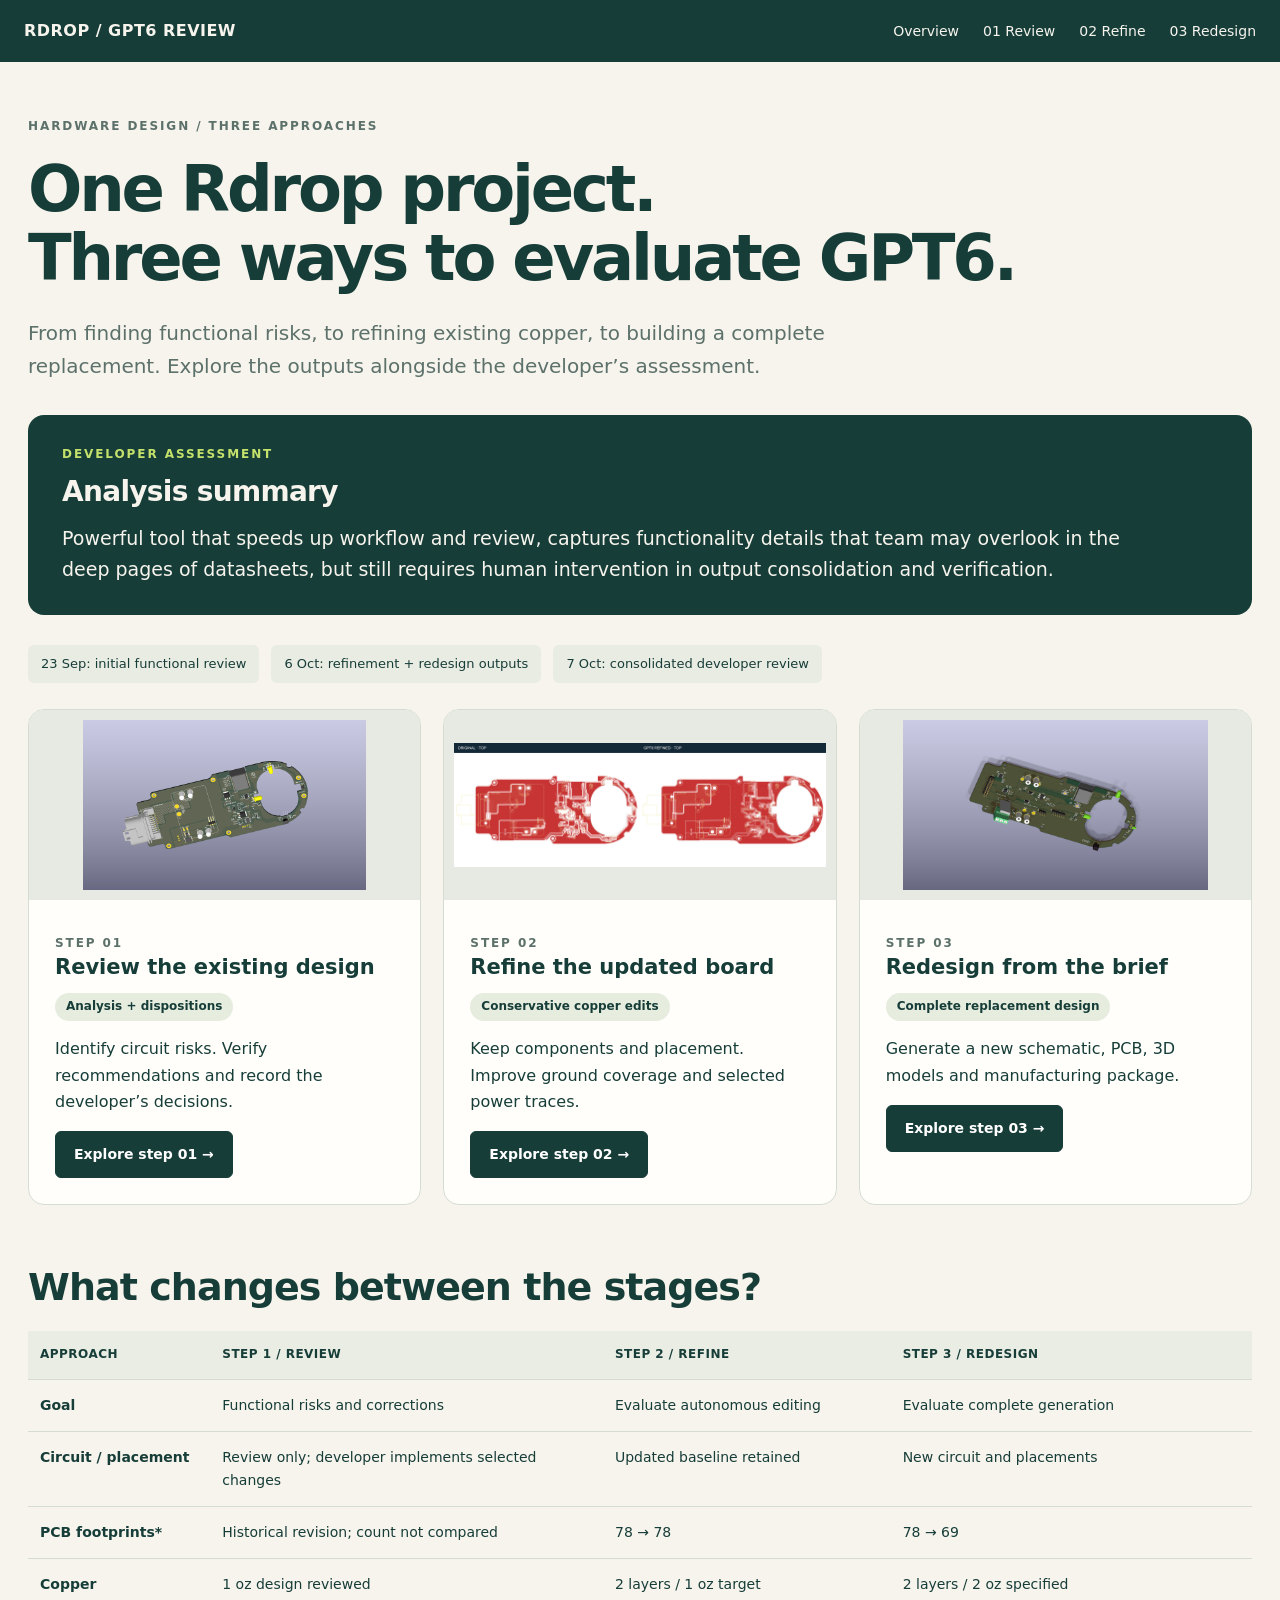
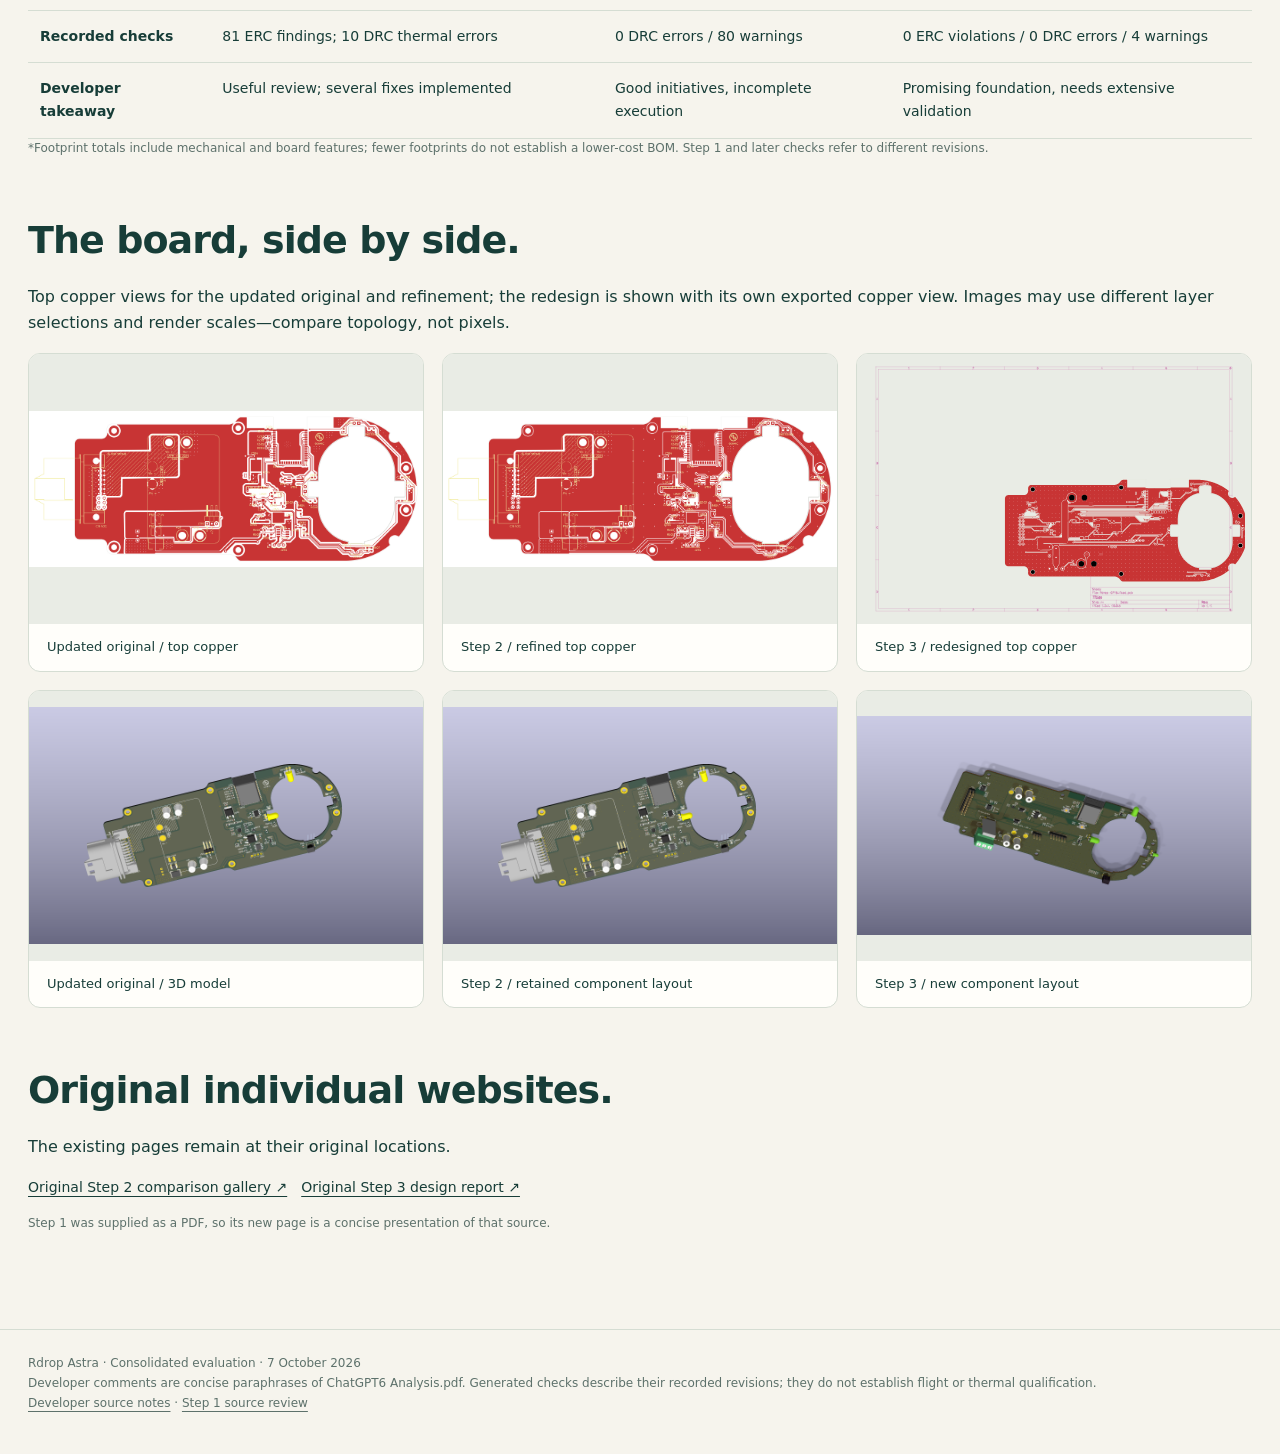
<file: index.html>
<!doctype html><html lang="en"><head><meta charset="utf-8"><meta name="viewport" content="width=device-width,initial-scale=1"><title>Three-stage evaluation | Rdrop Astra</title><meta name="description" content="Three stages of Rdrop PCB evaluation, with developer review, visual comparisons and downloadable evidence."><link rel="stylesheet" href="assets/site.css"><!-- Teams preview metadata --><meta property="og:type" content="website"><meta property="og:site_name" content="Rdrop Astra"><meta property="og:title" content="Rdrop Astra — Three-stage GPT6 evaluation"><meta property="og:description" content="Compare three PCB design approaches with developer feedback, layout and 3D images, and downloadable project evidence."><meta property="og:image" content="https://amirahib-aonic.github.io/Rdrop-Astra-Analysis/assets/teams-preview.png"><meta property="og:image:width" content="1200"><meta property="og:image:height" content="630"><meta property="og:image:alt" content="Three Rdrop board models: functional review, refinement and redesign"><meta property="og:url" content="https://amirahib-aonic.github.io/Rdrop-Astra-Analysis/index.html"><link rel="canonical" href="https://amirahib-aonic.github.io/Rdrop-Astra-Analysis/index.html"><!-- End Teams preview metadata --></head><body><header><a class="brand" href="index.html">RDROP / GPT6 REVIEW</a><nav aria-label="Main"><a href="index.html">Overview</a><a href="step-1.html">01 Review</a><a href="step-2.html">02 Refine</a><a href="step-3.html">03 Redesign</a></nav></header><main><div class="eyebrow">Hardware design / Three approaches</div><h1>One Rdrop project.<br>Three ways to evaluate GPT6.</h1><p class="lead">From finding functional risks, to refining existing copper, to building a complete replacement. Explore the outputs alongside the developer’s assessment.</p><section aria-labelledby="analysis-summary-title" style="margin:32px 0 30px;padding:30px 34px;background:#173d38;color:#f6f4ed;border-radius:16px"><div class="eyebrow" style="color:#c4e26b">Developer assessment</div><h2 id="analysis-summary-title" style="margin:10px 0 14px;font-size:28px">Analysis summary</h2><p style="margin:0;max-width:1060px;font-size:19px;line-height:1.65">Powerful tool that speeds up workflow and review, captures functionality details that team may overlook in the deep pages of datasheets, but still requires human intervention in output consolidation and verification.</p></section><div class="timeline"><span>23 Sep: initial functional review</span><span>6 Oct: refinement + redesign outputs</span><span>7 Oct: consolidated developer review</span></div><div class="grid3"><article class="card"><a href="step-1.html"><img src="assets/original-3d.png" alt="Step 01: Review the existing design"></a><div class="content"><div class="eyebrow">Step 01</div><h3>Review the existing design</h3><span class="pill">Analysis + dispositions</span><p style="margin-top:15px">Identify circuit risks. Verify recommendations and record the developer’s decisions.</p><a class="button" href="step-1.html">Explore step 01 →</a></div></article><article class="card"><a href="step-2.html"><img src="assets/comparison-top.png" alt="Step 02: Refine the updated board"></a><div class="content"><div class="eyebrow">Step 02</div><h3>Refine the updated board</h3><span class="pill">Conservative copper edits</span><p style="margin-top:15px">Keep components and placement. Improve ground coverage and selected power traces.</p><a class="button" href="step-2.html">Explore step 02 →</a></div></article><article class="card"><a href="step-3.html"><img src="assets/new-3d.png" alt="Step 03: Redesign from the brief"></a><div class="content"><div class="eyebrow">Step 03</div><h3>Redesign from the brief</h3><span class="pill">Complete replacement design</span><p style="margin-top:15px">Generate a new schematic, PCB, 3D models and manufacturing package.</p><a class="button" href="step-3.html">Explore step 03 →</a></div></article></div><section><h2>What changes between the stages?</h2><div class="table-wrap"><table><thead><tr><th>Approach</th><th>Step 1 / Review</th><th>Step 2 / Refine</th><th>Step 3 / Redesign</th></tr></thead><tbody><tr><td>Goal</td><td>Functional risks and corrections</td><td>Evaluate autonomous editing</td><td>Evaluate complete generation</td></tr><tr><td>Circuit / placement</td><td>Review only; developer implements selected changes</td><td>Updated baseline retained</td><td>New circuit and placements</td></tr><tr><td>PCB footprints*</td><td>Historical revision; count not compared</td><td>78 → 78</td><td>78 → 69</td></tr><tr><td>Copper</td><td>1 oz design reviewed</td><td>2 layers / 1 oz target</td><td>2 layers / 2 oz specified</td></tr><tr><td>Recorded checks</td><td>81 ERC findings; 10 DRC thermal errors</td><td>0 DRC errors / 80 warnings</td><td>0 ERC violations / 0 DRC errors / 4 warnings</td></tr><tr><td>Developer takeaway</td><td>Useful review; several fixes implemented</td><td>Good initiatives, incomplete execution</td><td>Promising foundation, needs extensive validation</td></tr></tbody></table></div><p class="tiny">*Footprint totals include mechanical and board features; fewer footprints do not establish a lower-cost BOM. Step 1 and later checks refer to different revisions.</p></section><section><h2>The board, side by side.</h2><p>Top copper views for the updated original and refinement; the redesign is shown with its own exported copper view. Images may use different layer selections and render scales—compare topology, not pixels.</p><div class="gallery three"><figure class=""><a href="assets/original-top.png" target="_blank" rel="noopener" aria-label="Open full-size image: Updated original / top copper"><img loading="lazy" src="assets/original-top.png" alt="Updated original / top copper"></a><figcaption>Updated original / top copper</figcaption></figure><figure class=""><a href="assets/refined-top.png" target="_blank" rel="noopener" aria-label="Open full-size image: Step 2 / refined top copper"><img loading="lazy" src="assets/refined-top.png" alt="Step 2 / refined top copper"></a><figcaption>Step 2 / refined top copper</figcaption></figure><figure class=""><a href="assets/new-copper.svg" target="_blank" rel="noopener" aria-label="Open full-size image: Step 3 / redesigned top copper"><img loading="lazy" src="assets/new-copper.svg" alt="Step 3 / redesigned top copper"></a><figcaption>Step 3 / redesigned top copper</figcaption></figure></div><div class="gallery three" style="margin-top:18px"><figure class=""><a href="assets/original-3d.png" target="_blank" rel="noopener" aria-label="Open full-size image: Updated original / 3D model"><img loading="lazy" src="assets/original-3d.png" alt="Updated original / 3D model"></a><figcaption>Updated original / 3D model</figcaption></figure><figure class=""><a href="assets/refined-3d.png" target="_blank" rel="noopener" aria-label="Open full-size image: Step 2 / retained component layout"><img loading="lazy" src="assets/refined-3d.png" alt="Step 2 / retained component layout"></a><figcaption>Step 2 / retained component layout</figcaption></figure><figure class=""><a href="assets/new-3d.png" target="_blank" rel="noopener" aria-label="Open full-size image: Step 3 / new component layout"><img loading="lazy" src="assets/new-3d.png" alt="Step 3 / new component layout"></a><figcaption>Step 3 / new component layout</figcaption></figure></div></section><section><h2>Original individual websites.</h2><p>The existing pages remain at their original locations.</p><div class="source-links"><a href="GPT6%20Refined/Comparison/comparison.html">Original Step 2 comparison gallery ↗</a><a href="GPT6%20New/Report/index.html">Original Step 3 design report ↗</a></div><p class="tiny" style="margin-top:14px">Step 1 was supplied as a PDF, so its new page is a concise presentation of that source.</p></section></main><footer>Rdrop Astra · Consolidated evaluation · 7 October 2026<br>Developer comments are concise paraphrases of ChatGPT6 Analysis.pdf. Generated checks describe their recorded revisions; they do not establish flight or thermal qualification.<br><a href="sources/ChatGPT6%20Analysis.pdf">Developer source notes</a> · <a href="sources/Step%201%20READ_ME_REVIEW.pdf">Step 1 source review</a></footer><script src="assets/site.js"></script></body></html>
</file>
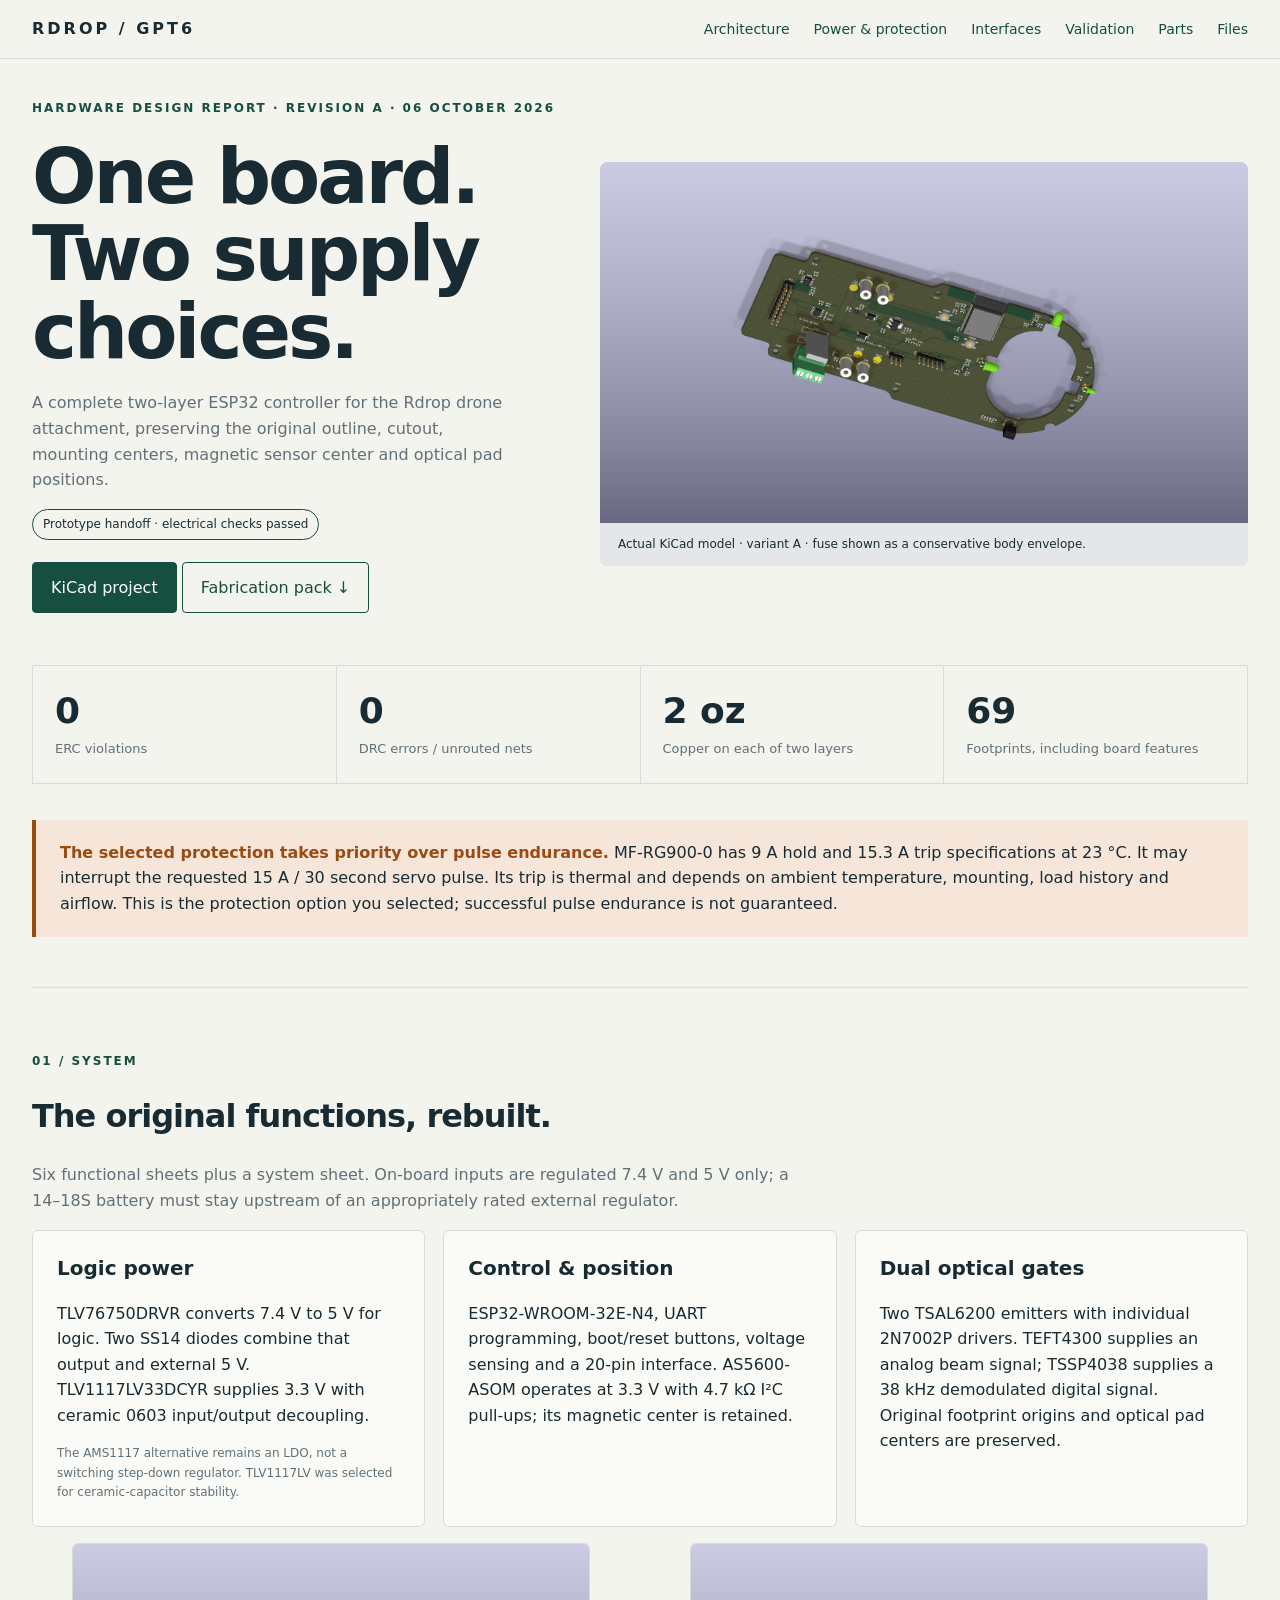
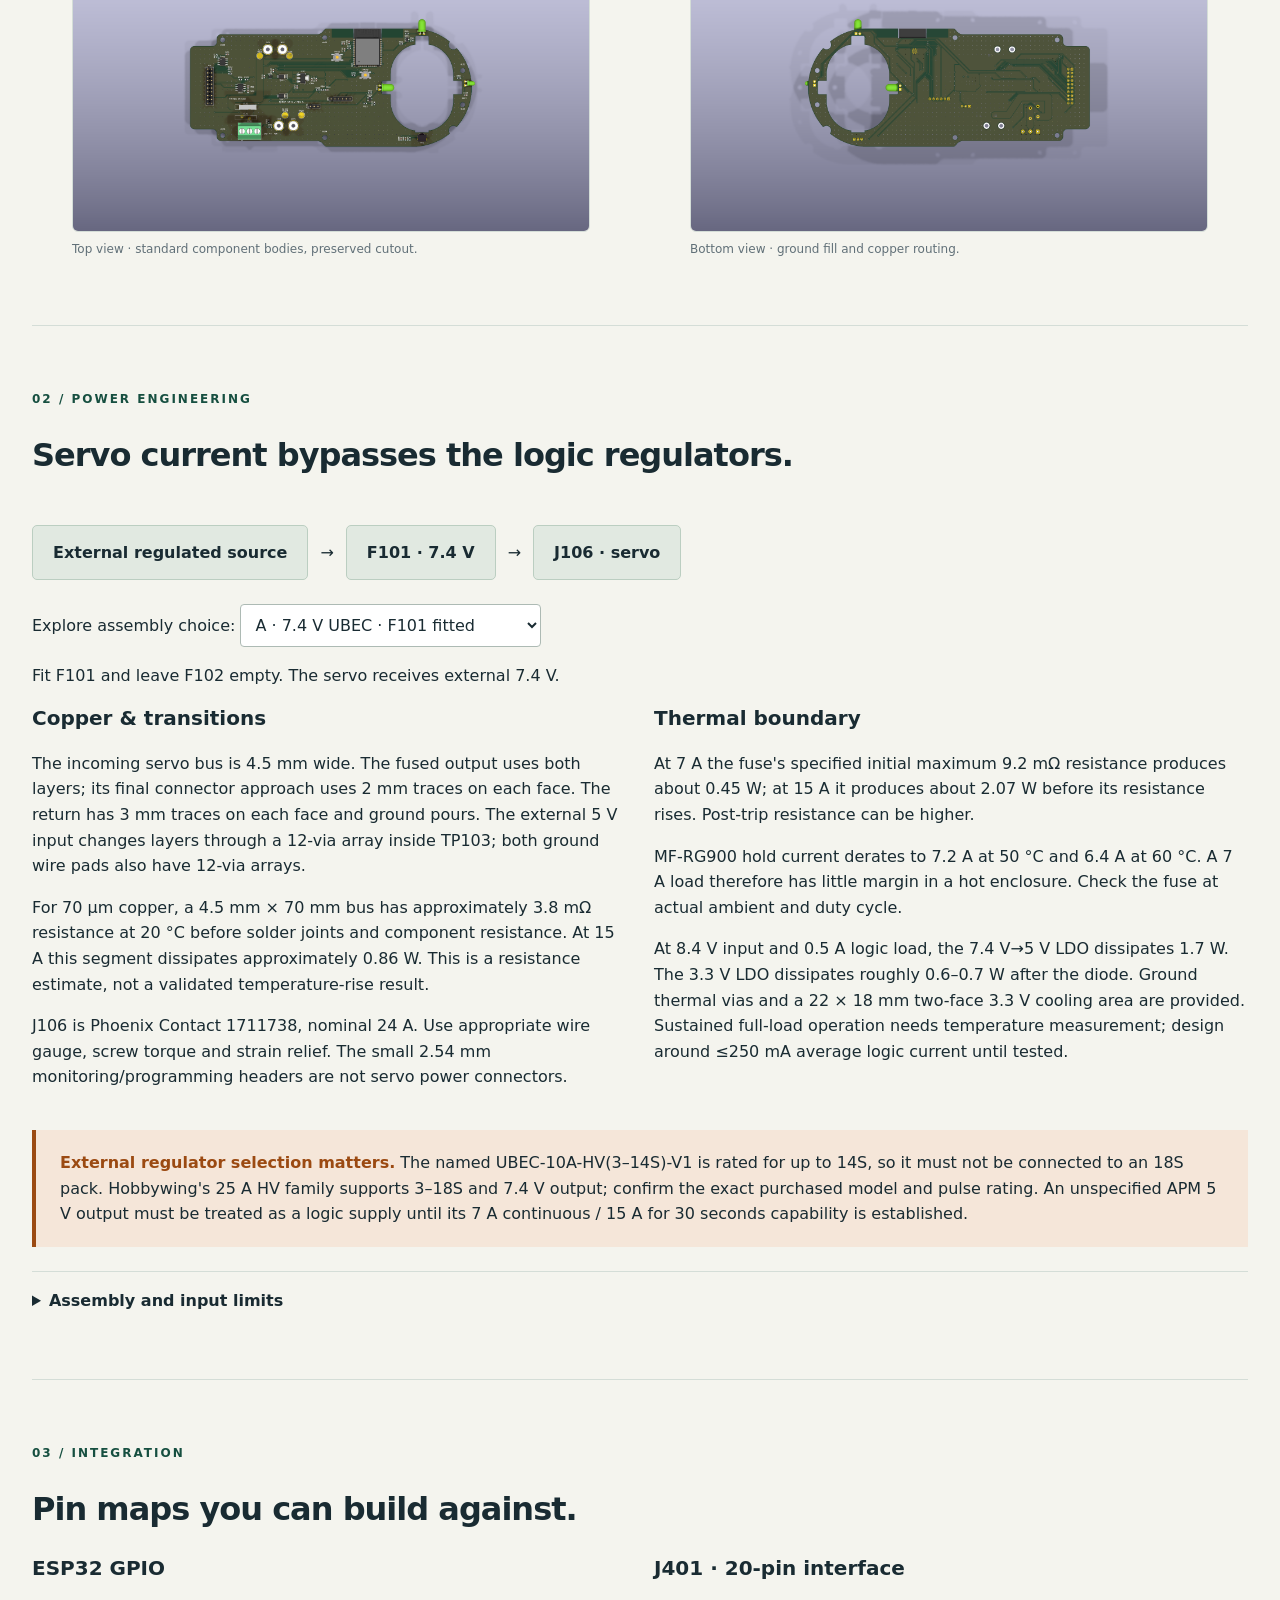
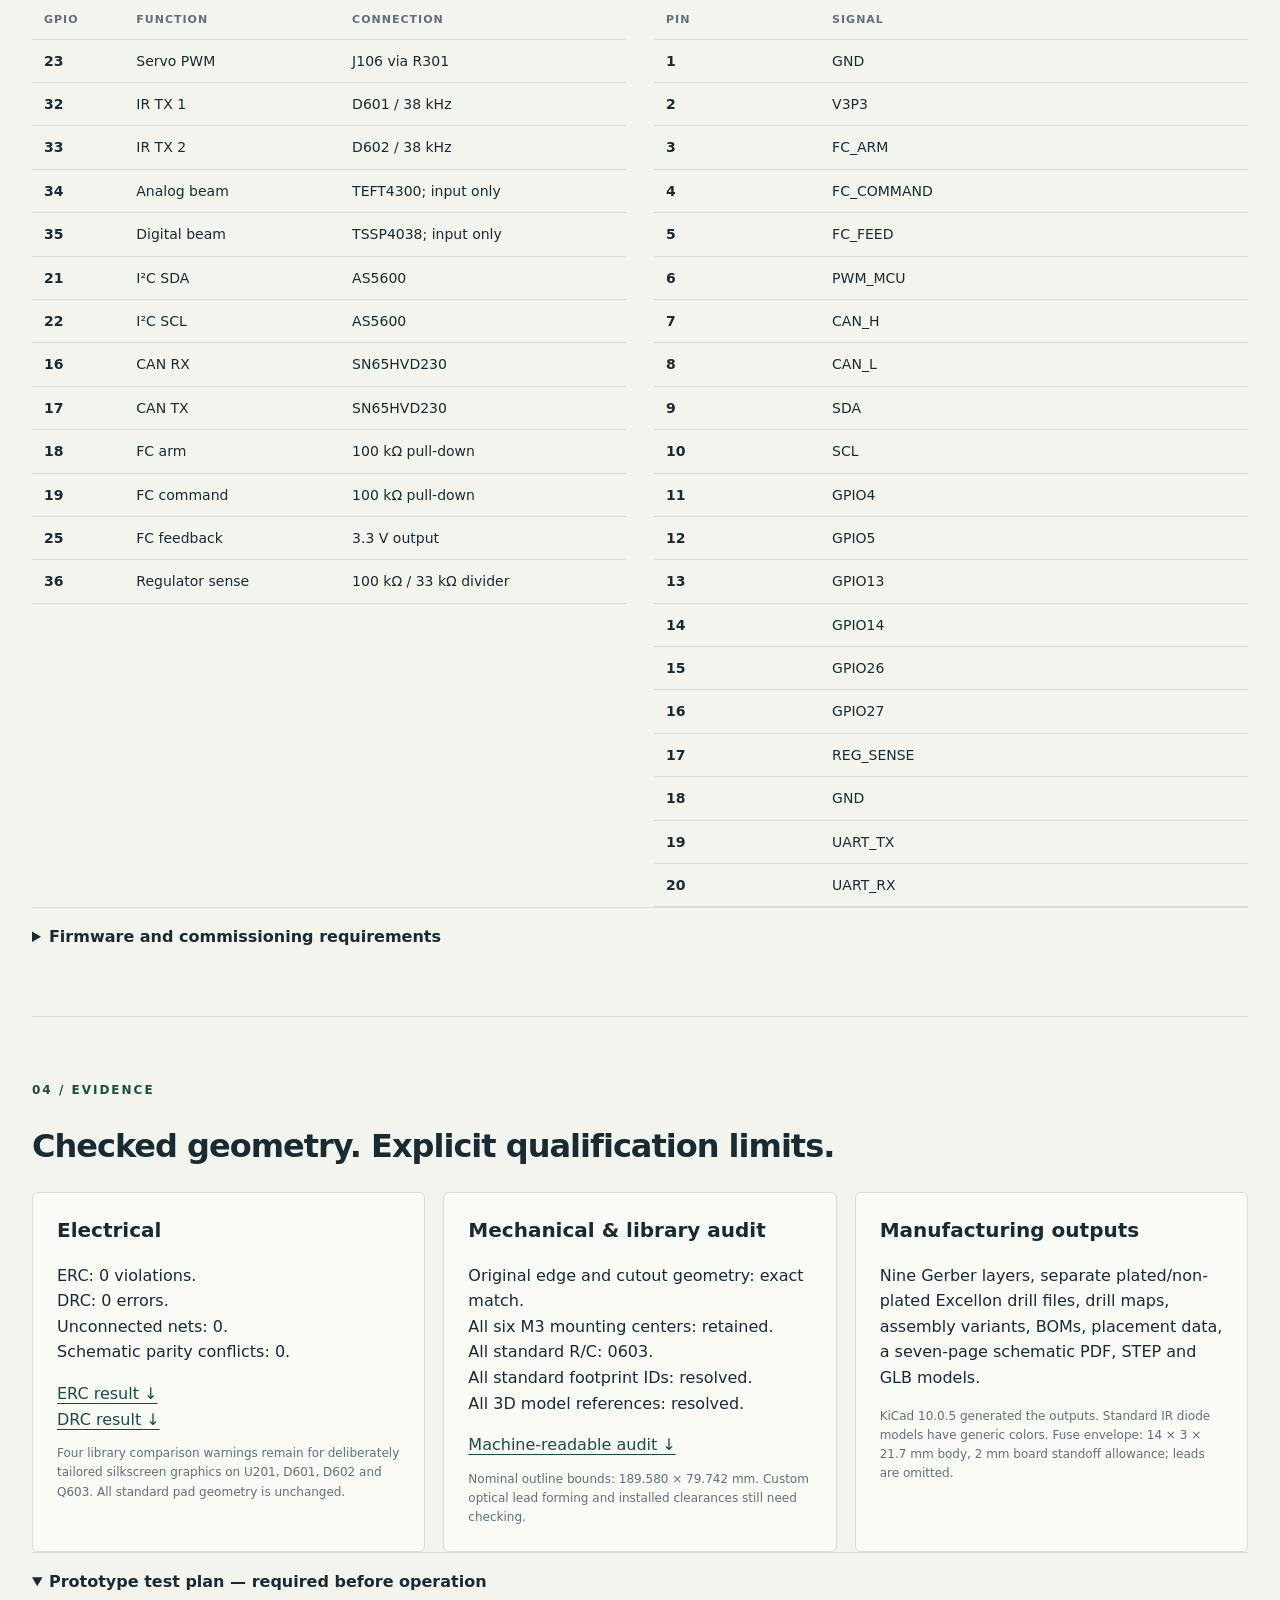
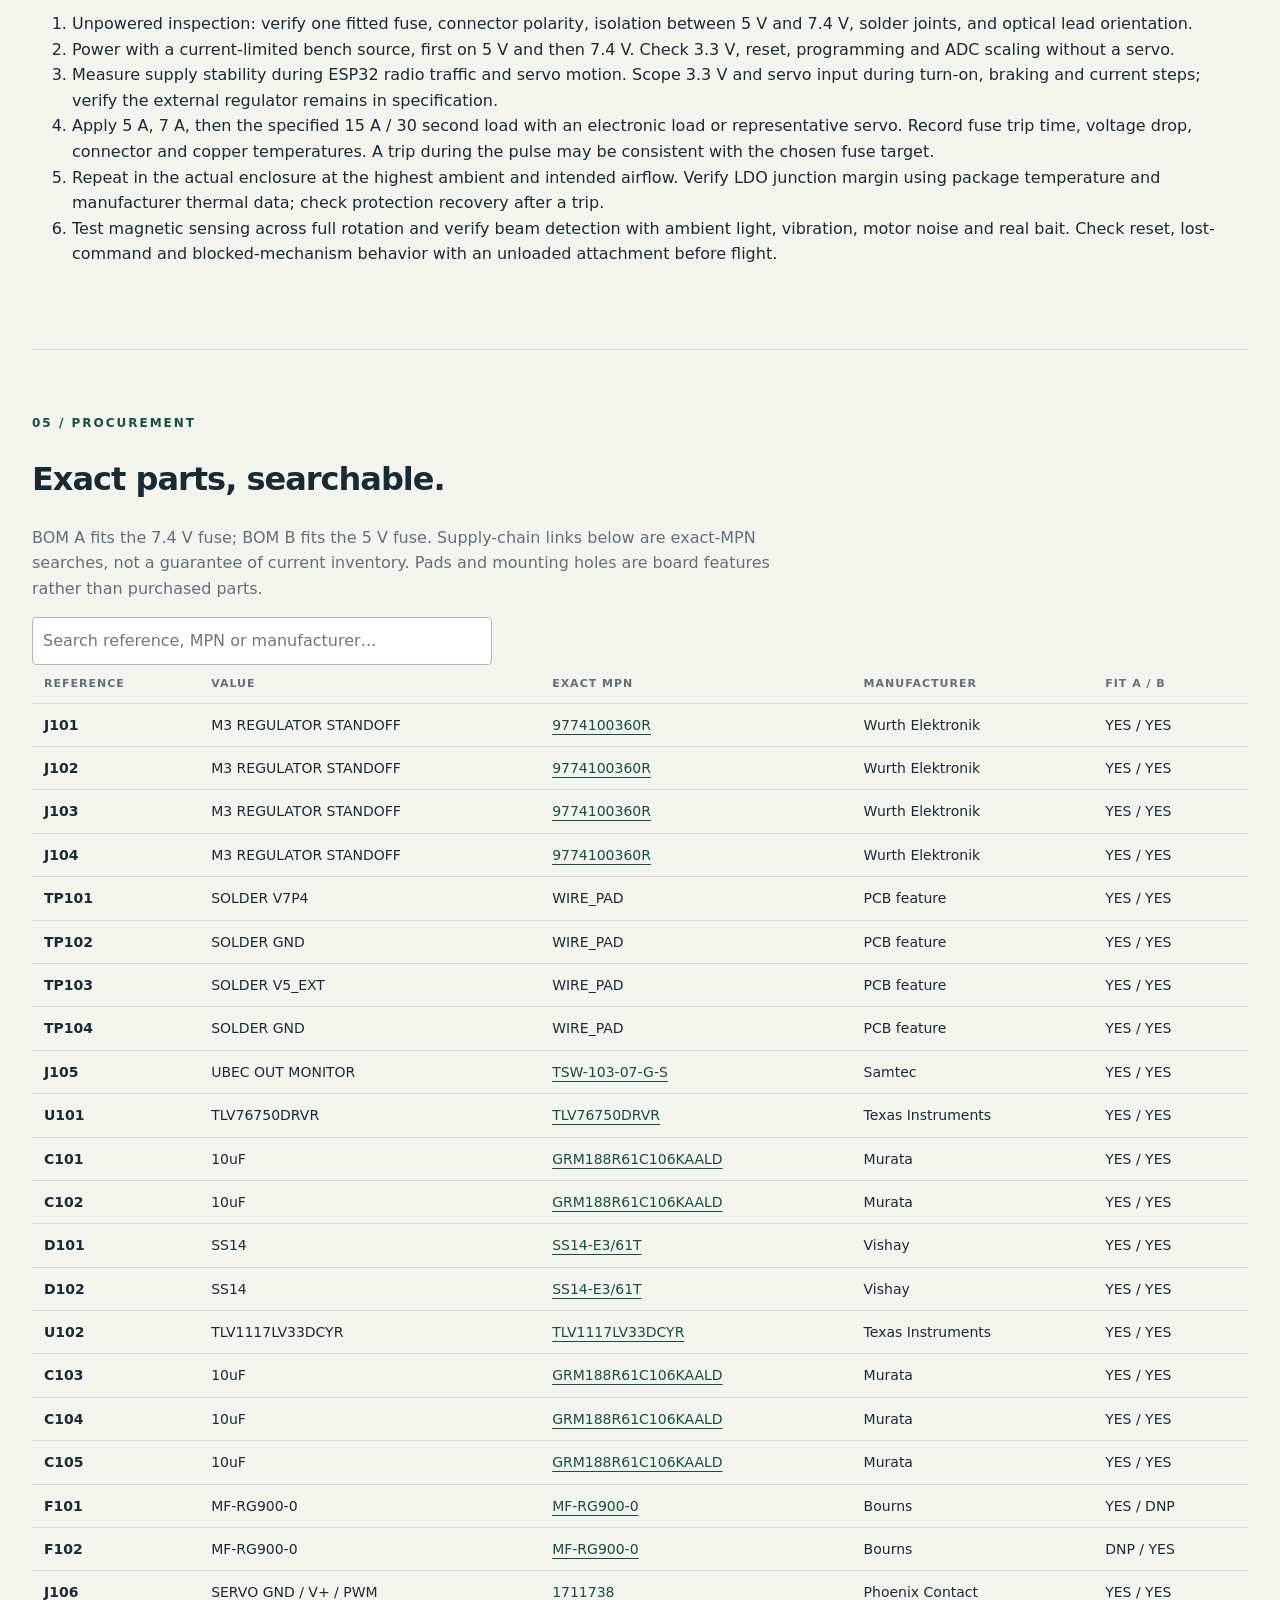
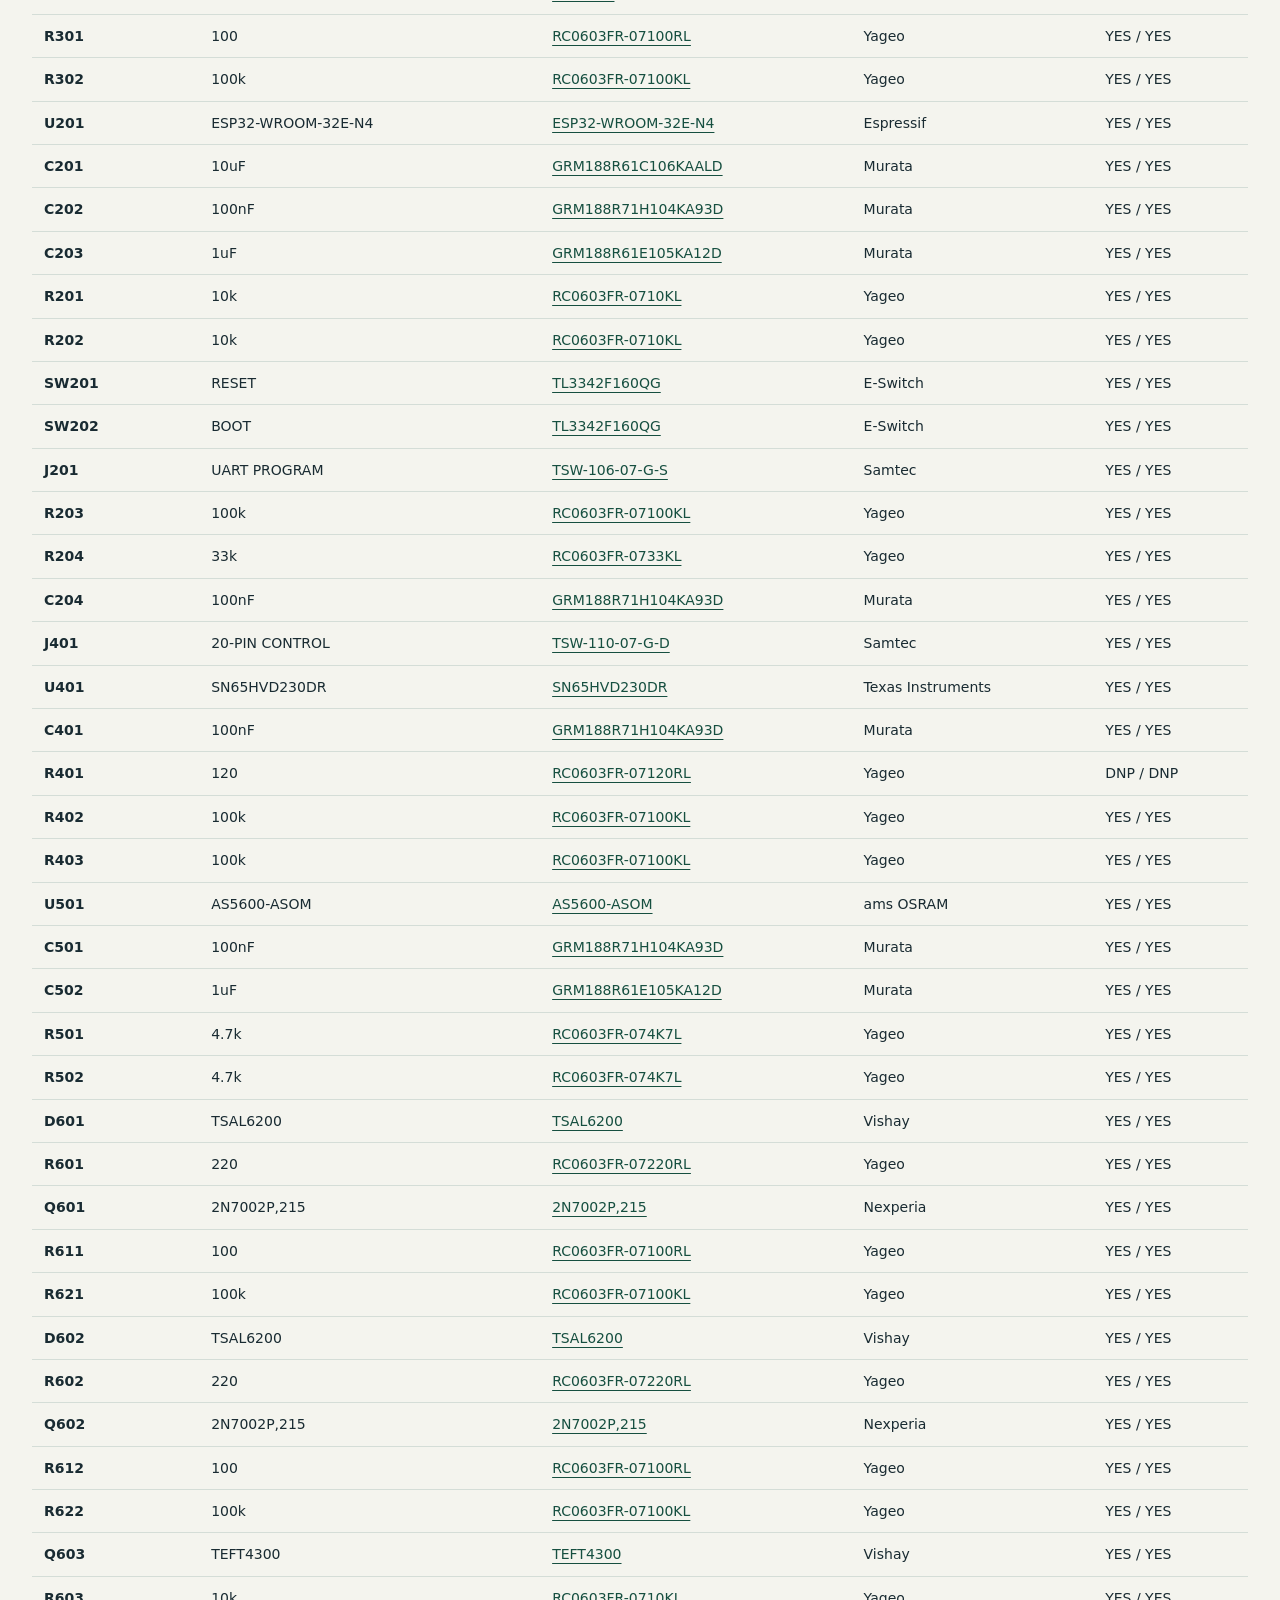
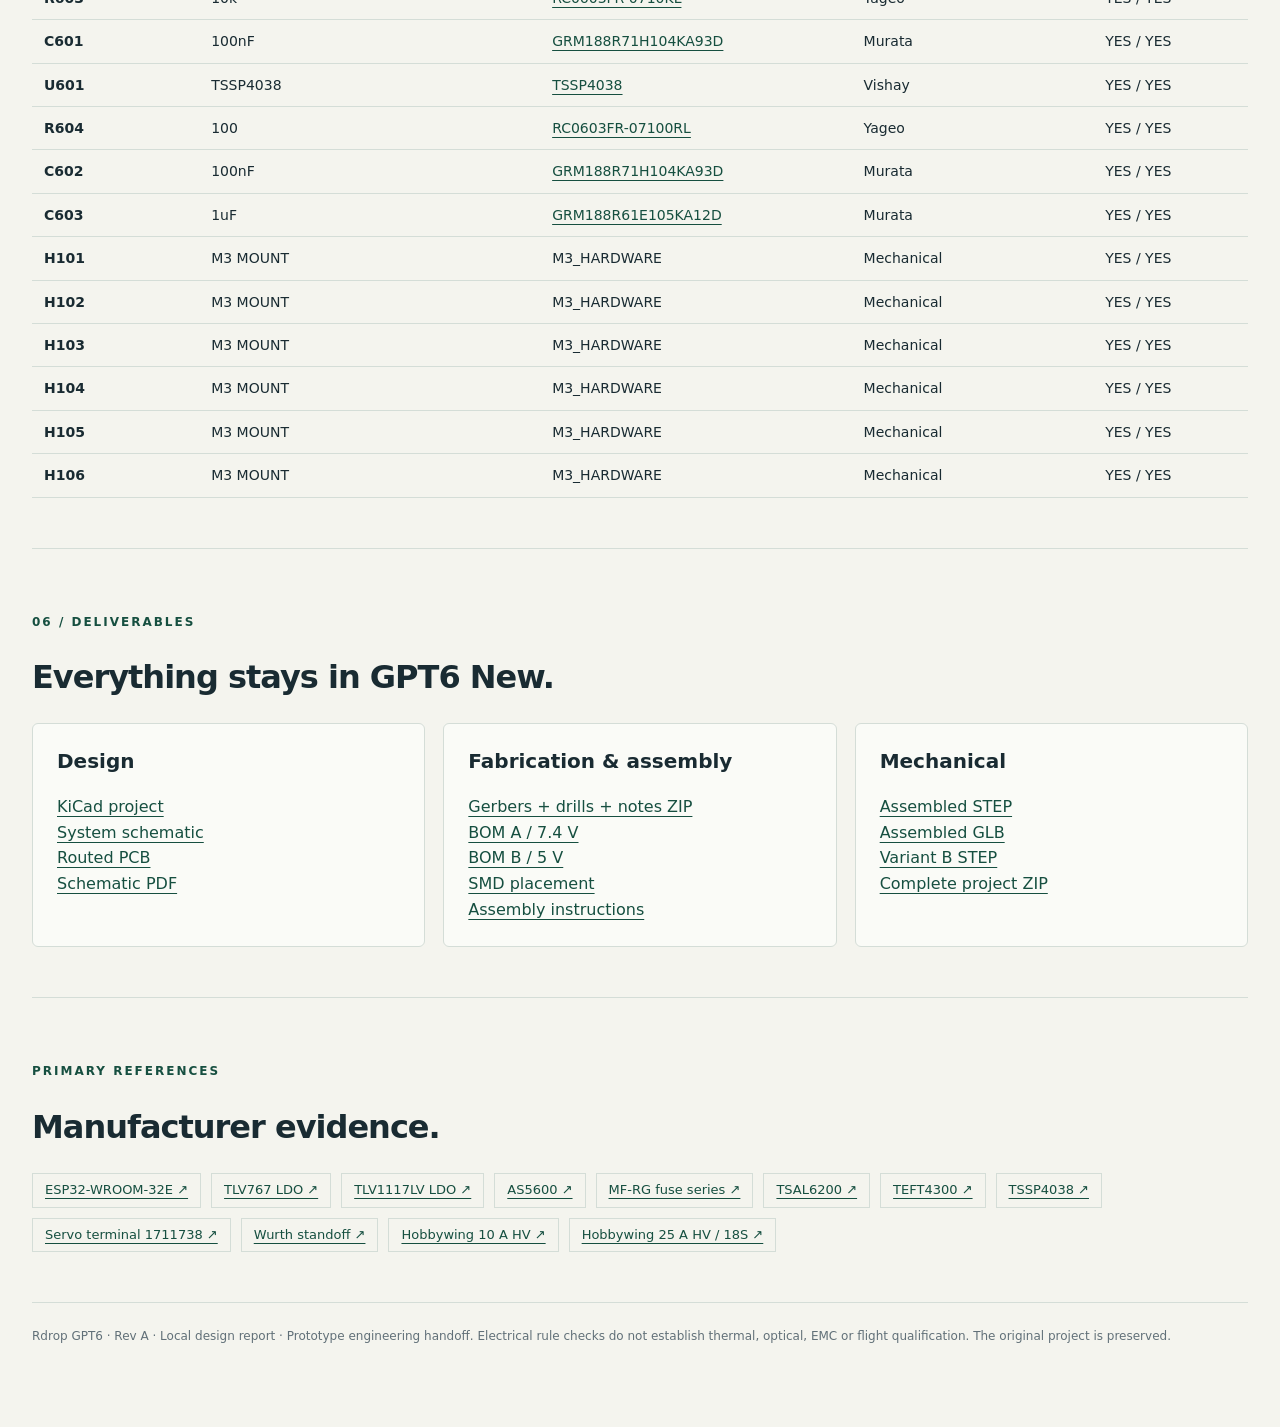
<file: GPT6 New/Report/index.html>
<!doctype html><html lang="en"><head><meta charset="utf-8"><meta name="viewport" content="width=device-width,initial-scale=1"><title>Rdrop — GPT6 Hardware Design</title><style>
:root{--ink:#192b32;--muted:#617078;--paper:#f4f4ee;--line:#d4ddd7;--green:#164f40;--amber:#9b4a12}*{box-sizing:border-box}html{scroll-behavior:smooth}body{margin:0;background:var(--paper);color:var(--ink);font:16px/1.6 system-ui,sans-serif}header{position:sticky;top:0;z-index:2;background:#f4f4eef2;border-bottom:1px solid var(--line)}nav{max-width:1280px;margin:auto;padding:16px 32px;display:flex;gap:24px;align-items:center;flex-wrap:wrap}.brand{font-weight:800;letter-spacing:3px;margin-right:auto}a{color:var(--green);text-underline-offset:4px}nav a{text-decoration:none;font-size:14px}main{max-width:1280px;margin:auto;padding:40px 32px 80px}.eyebrow{font-size:12px;font-weight:750;letter-spacing:2px;text-transform:uppercase;color:var(--green)}h1{font-size:clamp(42px,6vw,76px);line-height:1.02;letter-spacing:-3px;margin:20px 0}h2{font-size:32px;line-height:1.2;letter-spacing:-1px}h3{font-size:20px;line-height:1.3;margin-top:0}.hero{display:grid;grid-template-columns:1fr 1.2fr;gap:28px;align-items:center}.hero p{color:var(--muted);max-width:480px}.hero figure{margin:0;background:#c8c7df;border-radius:8px;overflow:hidden}.hero img{width:100%;display:block}.hero figcaption{padding:12px 18px;font-size:12px;background:#e4e6e9}.pill{padding:5px 10px;border:1px solid var(--green);border-radius:30px;font-size:12px;display:inline-block}.button{display:inline-block;padding:12px 18px;border:1px solid var(--green);background:var(--green);color:white;border-radius:4px;text-decoration:none;margin:6px 5px 0 0}.button.light{background:transparent;color:var(--green)}.stats{display:grid;grid-template-columns:repeat(4,1fr);gap:1px;background:var(--line);border:1px solid var(--line);margin:36px 0}.stats div{padding:22px;background:var(--paper)}.stats strong{display:block;font-size:36px;line-height:1.3}.stats span{font-size:13px;color:var(--muted)}section{padding-top:64px;scroll-margin-top:75px;border-top:1px solid var(--line);margin-top:50px}.lead{max-width:760px;color:var(--muted)}.grid{display:grid;grid-template-columns:repeat(3,1fr);gap:18px}.card{border:1px solid var(--line);padding:24px;background:#fafbf7;border-radius:6px}.card p:last-child{margin-bottom:0}.note{border-left:4px solid var(--amber);background:#f5e6d9;padding:20px 24px;margin:24px 0}.note strong{color:var(--amber)}.path{display:flex;gap:12px;align-items:center;flex-wrap:wrap;padding:24px 0}.path b{padding:14px 20px;background:#e1e9e1;border:1px solid #bbcec1;border-radius:5px}.split{display:grid;grid-template-columns:1fr 1fr;gap:28px}.tablewrap{overflow:auto}table{width:100%;border-collapse:collapse;font-size:14px}th{text-align:left;color:var(--muted);font-size:11px;letter-spacing:1px;text-transform:uppercase}td,th{border-bottom:1px solid var(--line);padding:10px 12px;vertical-align:top}td:first-child{font-weight:650}input,select{font:inherit;border:1px solid #adbab4;border-radius:4px;padding:10px;background:white;color:var(--ink)}input{width:100%;max-width:460px}details{border-top:1px solid var(--line);padding:16px 0}summary{font-weight:650;cursor:pointer}.sources{display:flex;gap:10px;flex-wrap:wrap}.sources a{padding:6px 12px;border:1px solid var(--line);font-size:13px}.gallery{display:grid;grid-template-columns:1fr 1fr;gap:20px}.gallery img{width:100%;border:1px solid var(--line);background:#121a1b;border-radius:6px}.fine{font-size:12px;color:var(--muted)}footer{margin-top:50px;padding-top:24px;border-top:1px solid var(--line);color:var(--muted);font-size:12px}@media(max-width:850px){.hero,.split,.grid,.gallery{grid-template-columns:1fr}.stats{grid-template-columns:1fr 1fr}main{padding:25px 18px}nav{padding:12px 18px;gap:12px}h1{letter-spacing:-2px}.hero figure{order:2}}@media print{header,.button,input,select{display:none}section{margin-top:25px;padding-top:25px}.hero{grid-template-columns:1fr 1fr}details{display:block}body{background:white}}
</style></head><body><header><nav><span class="brand">RDROP / GPT6</span><a href="#architecture">Architecture</a><a href="#power">Power & protection</a><a href="#interfaces">Interfaces</a><a href="#validation">Validation</a><a href="#parts">Parts</a><a href="#files">Files</a></nav></header><main>
<div class="hero"><div><div class="eyebrow">Hardware design report · Revision A · 06 October 2026</div><h1>One board.<br>Two supply choices.</h1><p>A complete two-layer ESP32 controller for the Rdrop drone attachment, preserving the original outline, cutout, mounting centers, magnetic sensor center and optical pad positions.</p><span class="pill">Prototype handoff · electrical checks passed</span><p><a class="button" href="../Design/Rdrop-GPT6.kicad_pro">KiCad project</a><a class="button light" href="../Fabrication/Rdrop-GPT6-fabrication.zip">Fabrication pack ↓</a></p></div><figure><img src="isometric.png" alt="Actual KiCad 3D rendering of the Rdrop redesigned PCB"><figcaption>Actual KiCad model · variant A · fuse shown as a conservative body envelope.</figcaption></figure></div>
<div class="stats"><div><strong>0</strong><span>ERC violations</span></div><div><strong>0</strong><span>DRC errors / unrouted nets</span></div><div><strong>2 oz</strong><span>Copper on each of two layers</span></div><div><strong>69</strong><span>Footprints, including board features</span></div></div>
<div class="note"><strong>The selected protection takes priority over pulse endurance.</strong> MF-RG900-0 has 9 A hold and 15.3 A trip specifications at 23 °C. It may interrupt the requested 15 A / 30 second servo pulse. Its trip is thermal and depends on ambient temperature, mounting, load history and airflow. This is the protection option you selected; successful pulse endurance is not guaranteed.</div>
<section id="architecture"><div class="eyebrow">01 / System</div><h2>The original functions, rebuilt.</h2><p class="lead">Six functional sheets plus a system sheet. On-board inputs are regulated 7.4 V and 5 V only; a 14–18S battery must stay upstream of an appropriately rated external regulator.</p><div class="grid"><article class="card"><h3>Logic power</h3><p>TLV76750DRVR converts 7.4 V to 5 V for logic. Two SS14 diodes combine that output and external 5 V. TLV1117LV33DCYR supplies 3.3 V with ceramic 0603 input/output decoupling.</p><p class="fine">The AMS1117 alternative remains an LDO, not a switching step-down regulator. TLV1117LV was selected for ceramic-capacitor stability.</p></article><article class="card"><h3>Control & position</h3><p>ESP32-WROOM-32E-N4, UART programming, boot/reset buttons, voltage sensing and a 20-pin interface. AS5600-ASOM operates at 3.3 V with 4.7 kΩ I²C pull-ups; its magnetic center is retained.</p></article><article class="card"><h3>Dual optical gates</h3><p>Two TSAL6200 emitters with individual 2N7002P drivers. TEFT4300 supplies an analog beam signal; TSSP4038 supplies a 38 kHz demodulated digital signal. Original footprint origins and optical pad centers are preserved.</p></article></div><div class="gallery"><figure><img src="top.png" alt="Top view of assembled PCB"><figcaption class="fine">Top view · standard component bodies, preserved cutout.</figcaption></figure><figure><img src="bottom.png" alt="Bottom view of PCB"><figcaption class="fine">Bottom view · ground fill and copper routing.</figcaption></figure></div></section>
<section id="power"><div class="eyebrow">02 / Power engineering</div><h2>Servo current bypasses the logic regulators.</h2><div class="path"><b>External regulated source</b><span>→</span><b id="selectedfuse">F101 · 7.4 V</b><span>→</span><b>J106 · servo</b></div><label for="variant">Explore assembly choice: </label><select id="variant"><option value="A">A · 7.4 V UBEC · F101 fitted</option><option value="B">B · high-current 5 V · F102 fitted</option></select><p id="variantdesc">Fit F101 and leave F102 empty. The servo receives external 7.4 V.</p><div class="split"><div><h3>Copper & transitions</h3><p>The incoming servo bus is 4.5 mm wide. The fused output uses both layers; its final connector approach uses 2 mm traces on each face. The return has 3 mm traces on each face and ground pours. The external 5 V input changes layers through a 12-via array inside TP103; both ground wire pads also have 12-via arrays.</p><p>For 70 µm copper, a 4.5 mm × 70 mm bus has approximately 3.8 mΩ resistance at 20 °C before solder joints and component resistance. At 15 A this segment dissipates approximately 0.86 W. This is a resistance estimate, not a validated temperature-rise result.</p><p>J106 is Phoenix Contact 1711738, nominal 24 A. Use appropriate wire gauge, screw torque and strain relief. The small 2.54 mm monitoring/programming headers are not servo power connectors.</p></div><div><h3>Thermal boundary</h3><p>At 7 A the fuse's specified initial maximum 9.2 mΩ resistance produces about 0.45 W; at 15 A it produces about 2.07 W before its resistance rises. Post-trip resistance can be higher.</p><p>MF-RG900 hold current derates to 7.2 A at 50 °C and 6.4 A at 60 °C. A 7 A load therefore has little margin in a hot enclosure. Check the fuse at actual ambient and duty cycle.</p><p>At 8.4 V input and 0.5 A logic load, the 7.4 V→5 V LDO dissipates 1.7 W. The 3.3 V LDO dissipates roughly 0.6–0.7 W after the diode. Ground thermal vias and a 22 × 18 mm two-face 3.3 V cooling area are provided. Sustained full-load operation needs temperature measurement; design around ≤250 mA average logic current until tested.</p></div></div><div class="note"><strong>External regulator selection matters.</strong> The named UBEC-10A-HV(3–14S)-V1 is rated for up to 14S, so it must not be connected to an 18S pack. Hobbywing's 25 A HV family supports 3–18S and 7.4 V output; confirm the exact purchased model and pulse rating. An unspecified APM 5 V output must be treated as a logic supply until its 7 A continuous / 15 A for 30 seconds capability is established.</div><details><summary>Assembly and input limits</summary><p>Never fit both F101 and F102: that joins the external 5 V and 7.4 V sources. The on-board 5 V LDO is for logic only and does not supply servo current. TP101/TP102 accept the regulated 7.4 V pair; TP103/TP104 accept the external 5 V pair. Retained conductive standoffs are mechanical/regulator interfaces; their manufacturer does not specify a 15 A electrical rating, so use the dedicated wire pads for servo supply current. Connect no raw battery voltage, and verify polarity before energizing.</p><p>J105 = GND / 7.4 V monitoring / unused. J201 and J401 expose low-current 3.3 V monitoring only; budget external loads separately. No reverse-polarity, overvoltage, or flyback-energy qualification has been completed. Measure servo rail transients and use external clamping or regulator output capacitance if its specification requires it.</p></details></section>
<section id="interfaces"><div class="eyebrow">03 / Integration</div><h2>Pin maps you can build against.</h2><div class="split"><div><h3>ESP32 GPIO</h3><div class="tablewrap"><table><thead><tr><th>GPIO</th><th>Function</th><th>Connection</th></tr></thead><tbody><tr><td>23</td><td>Servo PWM</td><td>J106 via R301</td></tr><tr><td>32</td><td>IR TX 1</td><td>D601 / 38 kHz</td></tr><tr><td>33</td><td>IR TX 2</td><td>D602 / 38 kHz</td></tr><tr><td>34</td><td>Analog beam</td><td>TEFT4300; input only</td></tr><tr><td>35</td><td>Digital beam</td><td>TSSP4038; input only</td></tr><tr><td>21</td><td>I²C SDA</td><td>AS5600</td></tr><tr><td>22</td><td>I²C SCL</td><td>AS5600</td></tr><tr><td>16</td><td>CAN RX</td><td>SN65HVD230</td></tr><tr><td>17</td><td>CAN TX</td><td>SN65HVD230</td></tr><tr><td>18</td><td>FC arm</td><td>100 kΩ pull-down</td></tr><tr><td>19</td><td>FC command</td><td>100 kΩ pull-down</td></tr><tr><td>25</td><td>FC feedback</td><td>3.3 V output</td></tr><tr><td>36</td><td>Regulator sense</td><td>100 kΩ / 33 kΩ divider</td></tr></tbody></table></div></div><div><h3>J401 · 20-pin interface</h3><div class="tablewrap"><table><thead><tr><th>Pin</th><th>Signal</th></tr></thead><tbody><tr><td>1</td><td>GND</td></tr><tr><td>2</td><td>V3P3</td></tr><tr><td>3</td><td>FC_ARM</td></tr><tr><td>4</td><td>FC_COMMAND</td></tr><tr><td>5</td><td>FC_FEED</td></tr><tr><td>6</td><td>PWM_MCU</td></tr><tr><td>7</td><td>CAN_H</td></tr><tr><td>8</td><td>CAN_L</td></tr><tr><td>9</td><td>SDA</td></tr><tr><td>10</td><td>SCL</td></tr><tr><td>11</td><td>GPIO4</td></tr><tr><td>12</td><td>GPIO5</td></tr><tr><td>13</td><td>GPIO13</td></tr><tr><td>14</td><td>GPIO14</td></tr><tr><td>15</td><td>GPIO26</td></tr><tr><td>16</td><td>GPIO27</td></tr><tr><td>17</td><td>REG_SENSE</td></tr><tr><td>18</td><td>GND</td></tr><tr><td>19</td><td>UART_TX</td></tr><tr><td>20</td><td>UART_RX</td></tr></tbody></table></div></div></div><details><summary>Firmware and commissioning requirements</summary><p>Drive both IR emitters with independent 38 kHz modulation. The 220 Ω emitter resistors set approximately 9 mA peak current at 3.3 V; verify optical margin under sunlight and motor interference. TEFT4300's 10 kΩ / 100 nF collector circuit averages the modulation with a 1 ms time constant, so use a calibrated analog threshold. GPIO34/35/36 are input-only. Read AS5600 at I²C address 0x36 and verify magnet status and the angle direction mechanically.</p><p>The analog voltage divider reports approximately 2.08 V at an 8.4 V input. Calibrate ADC attenuation and reference; do not apply raw pack voltage. CAN is non-isolated and requires a shared signal ground. R401 is DNP unless this node terminates the bus. GPIO5 is a strap pin: avoid external drive that changes its boot state. Boot uses GPIO0; hold BOOT while resetting for download.</p><p>Set servo and IR outputs low at startup. A hardware servo PWM pull-down is provided; firmware must require an explicit valid armed state before motion, debounce sensors, detect timeouts and fail safely on reset or communication loss. Firmware is not included or validated in this hardware package.</p></details></section>
<section id="validation"><div class="eyebrow">04 / Evidence</div><h2>Checked geometry. Explicit qualification limits.</h2><div class="grid"><article class="card"><h3>Electrical</h3><p>ERC: 0 violations.<br>DRC: 0 errors.<br>Unconnected nets: 0.<br>Schematic parity conflicts: 0.</p><a href="../Verification/ERC-final.json">ERC result ↓</a><br><a href="../Verification/DRC-final.json">DRC result ↓</a><p class="fine">Four library comparison warnings remain for deliberately tailored silkscreen graphics on U201, D601, D602 and Q603. All standard pad geometry is unchanged.</p></article><article class="card"><h3>Mechanical & library audit</h3><p>Original edge and cutout geometry: exact match.<br>All six M3 mounting centers: retained.<br>All standard R/C: 0603.<br>All standard footprint IDs: resolved.<br>All 3D model references: resolved.</p><a href="../Verification/design-audit.json">Machine-readable audit ↓</a><p class="fine">Nominal outline bounds: 189.580 × 79.742 mm. Custom optical lead forming and installed clearances still need checking.</p></article><article class="card"><h3>Manufacturing outputs</h3><p>Nine Gerber layers, separate plated/non-plated Excellon drill files, drill maps, assembly variants, BOMs, placement data, a seven-page schematic PDF, STEP and GLB models.</p><p class="fine">KiCad 10.0.5 generated the outputs. Standard IR diode models have generic colors. Fuse envelope: 14 × 3 × 21.7 mm body, 2 mm board standoff allowance; leads are omitted.</p></article></div><details open><summary>Prototype test plan — required before operation</summary><ol><li>Unpowered inspection: verify one fitted fuse, connector polarity, isolation between 5 V and 7.4 V, solder joints, and optical lead orientation.</li><li>Power with a current-limited bench source, first on 5 V and then 7.4 V. Check 3.3 V, reset, programming and ADC scaling without a servo.</li><li>Measure supply stability during ESP32 radio traffic and servo motion. Scope 3.3 V and servo input during turn-on, braking and current steps; verify the external regulator remains in specification.</li><li>Apply 5 A, 7 A, then the specified 15 A / 30 second load with an electronic load or representative servo. Record fuse trip time, voltage drop, connector and copper temperatures. A trip during the pulse may be consistent with the chosen fuse target.</li><li>Repeat in the actual enclosure at the highest ambient and intended airflow. Verify LDO junction margin using package temperature and manufacturer thermal data; check protection recovery after a trip.</li><li>Test magnetic sensing across full rotation and verify beam detection with ambient light, vibration, motor noise and real bait. Check reset, lost-command and blocked-mechanism behavior with an unloaded attachment before flight.</li></ol></details></section>
<section id="parts"><div class="eyebrow">05 / Procurement</div><h2>Exact parts, searchable.</h2><p class="lead">BOM A fits the 7.4 V fuse; BOM B fits the 5 V fuse. Supply-chain links below are exact-MPN searches, not a guarantee of current inventory. Pads and mounting holes are board features rather than purchased parts.</p><input id="search" aria-label="Search component list" placeholder="Search reference, MPN or manufacturer…"><div class="tablewrap"><table><thead><tr><th>Reference</th><th>Value</th><th>Exact MPN</th><th>Manufacturer</th><th>Fit A / B</th></tr></thead><tbody id="bom"></tbody></table></div></section>
<section id="files"><div class="eyebrow">06 / Deliverables</div><h2>Everything stays in GPT6 New.</h2><div class="grid"><div class="card"><h3>Design</h3><a href="../Design/Rdrop-GPT6.kicad_pro">KiCad project</a><br><a href="../Design/Rdrop-GPT6.kicad_sch">System schematic</a><br><a href="../Design/Rdrop-GPT6.kicad_pcb">Routed PCB</a><br><a href="Schematic.pdf">Schematic PDF</a></div><div class="card"><h3>Fabrication & assembly</h3><a href="../Fabrication/Rdrop-GPT6-fabrication.zip">Gerbers + drills + notes ZIP</a><br><a href="../Assembly/BOM-A.csv">BOM A / 7.4 V</a><br><a href="../Assembly/BOM-B.csv">BOM B / 5 V</a><br><a href="../Assembly/CPL-A-SMD.csv">SMD placement</a><br><a href="../Assembly/Assembly-instructions.md">Assembly instructions</a></div><div class="card"><h3>Mechanical</h3><a href="../3D/Rdrop-GPT6.step">Assembled STEP</a><br><a href="../3D/Rdrop-GPT6.glb">Assembled GLB</a><br><a href="../3D/Rdrop-GPT6-B.step">Variant B STEP</a><br><a href="../Rdrop-GPT6-project.zip">Complete project ZIP</a></div></div></section>
<section><div class="eyebrow">Primary references</div><h2>Manufacturer evidence.</h2><div class="sources"><a href="https://documentation.espressif.com/esp32-wroom-32e_esp32-wroom-32ue_datasheet_en.html" target="_blank" rel="noopener">ESP32-WROOM-32E ↗</a><a href="https://www.ti.com/lit/ds/symlink/tlv767.pdf" target="_blank" rel="noopener">TLV767 LDO ↗</a><a href="https://www.ti.com/lit/ds/symlink/tlv1117lv.pdf" target="_blank" rel="noopener">TLV1117LV LDO ↗</a><a href="https://look.ams-osram.com/m/7059eac7531a86fd/original/AS5600-DS000365.pdf" target="_blank" rel="noopener">AS5600 ↗</a><a href="https://www.bourns.com/docs/product-datasheets/mf-rg.pdf" target="_blank" rel="noopener">MF-RG fuse series ↗</a><a href="https://www.vishay.com/en/product/81010/" target="_blank" rel="noopener">TSAL6200 ↗</a><a href="https://www.vishay.com/docs/81549/teft4300.pdf" target="_blank" rel="noopener">TEFT4300 ↗</a><a href="https://www.vishay.com/docs/82458/tssp40.pdf" target="_blank" rel="noopener">TSSP4038 ↗</a><a href="https://www.phoenixcontact.com/en-us/products/printed-circuit-board-terminal-mkds-3-3-508-1711738" target="_blank" rel="noopener">Servo terminal 1711738 ↗</a><a href="https://www.we-online.com/components/products/datasheet/9774100360R.pdf" target="_blank" rel="noopener">Wurth standoff ↗</a><a href="https://www.hobbywingdirect.com/products/ubec-10a-hv-3s-14s" target="_blank" rel="noopener">Hobbywing 10 A HV ↗</a><a href="https://www.hobbywing.com/en/uploads/file/20221108/12f5024346c4952abc96da8c0f2ffc32.pdf" target="_blank" rel="noopener">Hobbywing 25 A HV / 18S ↗</a></div></section><footer>Rdrop GPT6 · Rev A · Local design report · Prototype engineering handoff. Electrical rule checks do not establish thermal, optical, EMC or flight qualification. The original project is preserved.</footer></main><script>
const parts=[{"Reference": "J101", "Value": "M3 REGULATOR STANDOFF", "MPN": "9774100360R", "Manufacturer": "Wurth Elektronik", "Footprint": "Mounting_Wuerth:Mounting_Wuerth_WA-SMSI-M3_H10mm_9774100360", "Fit_A": "YES", "Fit_B": "YES", "Procurement": "PART", "Notes": "M3 SMT conductive standoff, 10 mm height; original mounting centers retained. Verify regulator height and mounting interface.", "Supplier_search": "https://www.digikey.com/en/products/result?keywords=9774100360R"}, {"Reference": "J102", "Value": "M3 REGULATOR STANDOFF", "MPN": "9774100360R", "Manufacturer": "Wurth Elektronik", "Footprint": "Mounting_Wuerth:Mounting_Wuerth_WA-SMSI-M3_H10mm_9774100360", "Fit_A": "YES", "Fit_B": "YES", "Procurement": "PART", "Notes": "M3 SMT conductive standoff, 10 mm height; original mounting centers retained. Verify regulator height and mounting interface.", "Supplier_search": "https://www.digikey.com/en/products/result?keywords=9774100360R"}, {"Reference": "J103", "Value": "M3 REGULATOR STANDOFF", "MPN": "9774100360R", "Manufacturer": "Wurth Elektronik", "Footprint": "Mounting_Wuerth:Mounting_Wuerth_WA-SMSI-M3_H10mm_9774100360", "Fit_A": "YES", "Fit_B": "YES", "Procurement": "PART", "Notes": "M3 SMT conductive standoff, 10 mm height; original mounting centers retained. Verify regulator height and mounting interface.", "Supplier_search": "https://www.digikey.com/en/products/result?keywords=9774100360R"}, {"Reference": "J104", "Value": "M3 REGULATOR STANDOFF", "MPN": "9774100360R", "Manufacturer": "Wurth Elektronik", "Footprint": "Mounting_Wuerth:Mounting_Wuerth_WA-SMSI-M3_H10mm_9774100360", "Fit_A": "YES", "Fit_B": "YES", "Procurement": "PART", "Notes": "M3 SMT conductive standoff, 10 mm height; original mounting centers retained. Verify regulator height and mounting interface.", "Supplier_search": "https://www.digikey.com/en/products/result?keywords=9774100360R"}, {"Reference": "TP101", "Value": "SOLDER V7P4", "MPN": "WIRE_PAD", "Manufacturer": "PCB feature", "Footprint": "TestPoint:TestPoint_Pad_D4.0mm", "Fit_A": "YES", "Fit_B": "YES", "Procurement": "BOARD FEATURE", "Notes": "Solder external regulator output here; strain relief required.", "Supplier_search": ""}, {"Reference": "TP102", "Value": "SOLDER GND", "MPN": "WIRE_PAD", "Manufacturer": "PCB feature", "Footprint": "TestPoint:TestPoint_Pad_D4.0mm", "Fit_A": "YES", "Fit_B": "YES", "Procurement": "BOARD FEATURE", "Notes": "Solder external regulator output here; strain relief required.", "Supplier_search": ""}, {"Reference": "TP103", "Value": "SOLDER V5_EXT", "MPN": "WIRE_PAD", "Manufacturer": "PCB feature", "Footprint": "TestPoint:TestPoint_Pad_D4.0mm", "Fit_A": "YES", "Fit_B": "YES", "Procurement": "BOARD FEATURE", "Notes": "Solder external regulator output here; strain relief required.", "Supplier_search": ""}, {"Reference": "TP104", "Value": "SOLDER GND", "MPN": "WIRE_PAD", "Manufacturer": "PCB feature", "Footprint": "TestPoint:TestPoint_Pad_D4.0mm", "Fit_A": "YES", "Fit_B": "YES", "Procurement": "BOARD FEATURE", "Notes": "Solder external regulator output here; strain relief required.", "Supplier_search": ""}, {"Reference": "J105", "Value": "UBEC OUT MONITOR", "MPN": "TSW-103-07-G-S", "Manufacturer": "Samtec", "Footprint": "Connector_PinHeader_2.54mm:PinHeader_1x03_P2.54mm_Vertical", "Fit_A": "YES", "Fit_B": "YES", "Procurement": "PART", "Notes": "Monitor only; do not carry servo current through this header.", "Supplier_search": "https://www.digikey.com/en/products/result?keywords=TSW-103-07-G-S"}, {"Reference": "U101", "Value": "TLV76750DRVR", "MPN": "TLV76750DRVR", "Manufacturer": "Texas Instruments", "Footprint": "Package_SON:WSON-6-1EP_2x2mm_P0.65mm_EP1x1.6mm_ThermalVias", "Fit_A": "YES", "Fit_B": "YES", "Procurement": "PART", "Notes": "7.4 V to 5 V logic LDO, 1 A maximum subject to thermal derating.", "Supplier_search": "https://www.digikey.com/en/products/result?keywords=TLV76750DRVR"}, {"Reference": "C101", "Value": "10uF", "MPN": "GRM188R61C106KAALD", "Manufacturer": "Murata", "Footprint": "Capacitor_SMD:C_0603_1608Metric", "Fit_A": "YES", "Fit_B": "YES", "Procurement": "PART", "Notes": "", "Supplier_search": "https://www.digikey.com/en/products/result?keywords=GRM188R61C106KAALD"}, {"Reference": "C102", "Value": "10uF", "MPN": "GRM188R61C106KAALD", "Manufacturer": "Murata", "Footprint": "Capacitor_SMD:C_0603_1608Metric", "Fit_A": "YES", "Fit_B": "YES", "Procurement": "PART", "Notes": "", "Supplier_search": "https://www.digikey.com/en/products/result?keywords=GRM188R61C106KAALD"}, {"Reference": "D101", "Value": "SS14", "MPN": "SS14-E3/61T", "Manufacturer": "Vishay", "Footprint": "Diode_SMD:D_SMA", "Fit_A": "YES", "Fit_B": "YES", "Procurement": "PART", "Notes": "Diode OR for logic supplies only, never servo load.", "Supplier_search": "https://www.digikey.com/en/products/result?keywords=SS14-E3/61T"}, {"Reference": "D102", "Value": "SS14", "MPN": "SS14-E3/61T", "Manufacturer": "Vishay", "Footprint": "Diode_SMD:D_SMA", "Fit_A": "YES", "Fit_B": "YES", "Procurement": "PART", "Notes": "Diode OR for logic supplies only, never servo load.", "Supplier_search": "https://www.digikey.com/en/products/result?keywords=SS14-E3/61T"}, {"Reference": "U102", "Value": "TLV1117LV33DCYR", "MPN": "TLV1117LV33DCYR", "Manufacturer": "Texas Instruments", "Footprint": "Package_TO_SOT_SMD:SOT-223-3_TabPin2", "Fit_A": "YES", "Fit_B": "YES", "Procurement": "PART", "Notes": "Ceramic-stable 1117 alternative to AMS1117; 5.5 V maximum input.", "Supplier_search": "https://www.digikey.com/en/products/result?keywords=TLV1117LV33DCYR"}, {"Reference": "C103", "Value": "10uF", "MPN": "GRM188R61C106KAALD", "Manufacturer": "Murata", "Footprint": "Capacitor_SMD:C_0603_1608Metric", "Fit_A": "YES", "Fit_B": "YES", "Procurement": "PART", "Notes": "", "Supplier_search": "https://www.digikey.com/en/products/result?keywords=GRM188R61C106KAALD"}, {"Reference": "C104", "Value": "10uF", "MPN": "GRM188R61C106KAALD", "Manufacturer": "Murata", "Footprint": "Capacitor_SMD:C_0603_1608Metric", "Fit_A": "YES", "Fit_B": "YES", "Procurement": "PART", "Notes": "", "Supplier_search": "https://www.digikey.com/en/products/result?keywords=GRM188R61C106KAALD"}, {"Reference": "C105", "Value": "10uF", "MPN": "GRM188R61C106KAALD", "Manufacturer": "Murata", "Footprint": "Capacitor_SMD:C_0603_1608Metric", "Fit_A": "YES", "Fit_B": "YES", "Procurement": "PART", "Notes": "", "Supplier_search": "https://www.digikey.com/en/products/result?keywords=GRM188R61C106KAALD"}, {"Reference": "F101", "Value": "MF-RG900-0", "MPN": "MF-RG900-0", "Manufacturer": "Bourns", "Footprint": "Fuse:Fuse_Bourns_MF-RG900", "Fit_A": "YES", "Fit_B": "DNP", "Procurement": "PART", "Notes": "Populate ONE of F101/F102 only. 9 A hold / 15.3 A trip at 23 C; may interrupt 15 A / 30 s pulse.", "Supplier_search": "https://www.digikey.com/en/products/result?keywords=MF-RG900-0"}, {"Reference": "F102", "Value": "MF-RG900-0", "MPN": "MF-RG900-0", "Manufacturer": "Bourns", "Footprint": "Fuse:Fuse_Bourns_MF-RG900", "Fit_A": "DNP", "Fit_B": "YES", "Procurement": "PART", "Notes": "Alternative 5 V servo population; DNP in 7.4 V assembly.", "Supplier_search": "https://www.digikey.com/en/products/result?keywords=MF-RG900-0"}, {"Reference": "J106", "Value": "SERVO GND / V+ / PWM", "MPN": "1711738", "Manufacturer": "Phoenix Contact", "Footprint": "TerminalBlock_Phoenix:TerminalBlock_Phoenix_MKDS-3-3-5.08_1x03_P5.08mm_Horizontal", "Fit_A": "YES", "Fit_B": "YES", "Procurement": "PART", "Notes": "Current-rated 3-pin screw terminal; 5.08 mm pitch.", "Supplier_search": "https://www.digikey.com/en/products/result?keywords=1711738"}, {"Reference": "R301", "Value": "100", "MPN": "RC0603FR-07100RL", "Manufacturer": "Yageo", "Footprint": "Resistor_SMD:R_0603_1608Metric", "Fit_A": "YES", "Fit_B": "YES", "Procurement": "PART", "Notes": "", "Supplier_search": "https://www.digikey.com/en/products/result?keywords=RC0603FR-07100RL"}, {"Reference": "R302", "Value": "100k", "MPN": "RC0603FR-07100KL", "Manufacturer": "Yageo", "Footprint": "Resistor_SMD:R_0603_1608Metric", "Fit_A": "YES", "Fit_B": "YES", "Procurement": "PART", "Notes": "", "Supplier_search": "https://www.digikey.com/en/products/result?keywords=RC0603FR-07100KL"}, {"Reference": "U201", "Value": "ESP32-WROOM-32E-N4", "MPN": "ESP32-WROOM-32E-N4", "Manufacturer": "Espressif", "Footprint": "RF_Module:ESP32-WROOM-32E", "Fit_A": "YES", "Fit_B": "YES", "Procurement": "PART", "Notes": "", "Supplier_search": "https://www.digikey.com/en/products/result?keywords=ESP32-WROOM-32E-N4"}, {"Reference": "C201", "Value": "10uF", "MPN": "GRM188R61C106KAALD", "Manufacturer": "Murata", "Footprint": "Capacitor_SMD:C_0603_1608Metric", "Fit_A": "YES", "Fit_B": "YES", "Procurement": "PART", "Notes": "", "Supplier_search": "https://www.digikey.com/en/products/result?keywords=GRM188R61C106KAALD"}, {"Reference": "C202", "Value": "100nF", "MPN": "GRM188R71H104KA93D", "Manufacturer": "Murata", "Footprint": "Capacitor_SMD:C_0603_1608Metric", "Fit_A": "YES", "Fit_B": "YES", "Procurement": "PART", "Notes": "", "Supplier_search": "https://www.digikey.com/en/products/result?keywords=GRM188R71H104KA93D"}, {"Reference": "C203", "Value": "1uF", "MPN": "GRM188R61E105KA12D", "Manufacturer": "Murata", "Footprint": "Capacitor_SMD:C_0603_1608Metric", "Fit_A": "YES", "Fit_B": "YES", "Procurement": "PART", "Notes": "", "Supplier_search": "https://www.digikey.com/en/products/result?keywords=GRM188R61E105KA12D"}, {"Reference": "R201", "Value": "10k", "MPN": "RC0603FR-0710KL", "Manufacturer": "Yageo", "Footprint": "Resistor_SMD:R_0603_1608Metric", "Fit_A": "YES", "Fit_B": "YES", "Procurement": "PART", "Notes": "", "Supplier_search": "https://www.digikey.com/en/products/result?keywords=RC0603FR-0710KL"}, {"Reference": "R202", "Value": "10k", "MPN": "RC0603FR-0710KL", "Manufacturer": "Yageo", "Footprint": "Resistor_SMD:R_0603_1608Metric", "Fit_A": "YES", "Fit_B": "YES", "Procurement": "PART", "Notes": "", "Supplier_search": "https://www.digikey.com/en/products/result?keywords=RC0603FR-0710KL"}, {"Reference": "SW201", "Value": "RESET", "MPN": "TL3342F160QG", "Manufacturer": "E-Switch", "Footprint": "Button_Switch_SMD:SW_SPST_TL3342", "Fit_A": "YES", "Fit_B": "YES", "Procurement": "PART", "Notes": "", "Supplier_search": "https://www.digikey.com/en/products/result?keywords=TL3342F160QG"}, {"Reference": "SW202", "Value": "BOOT", "MPN": "TL3342F160QG", "Manufacturer": "E-Switch", "Footprint": "Button_Switch_SMD:SW_SPST_TL3342", "Fit_A": "YES", "Fit_B": "YES", "Procurement": "PART", "Notes": "", "Supplier_search": "https://www.digikey.com/en/products/result?keywords=TL3342F160QG"}, {"Reference": "J201", "Value": "UART PROGRAM", "MPN": "TSW-106-07-G-S", "Manufacturer": "Samtec", "Footprint": "Connector_PinHeader_2.54mm:PinHeader_1x06_P2.54mm_Vertical", "Fit_A": "YES", "Fit_B": "YES", "Procurement": "PART", "Notes": "Use 3.3 V UART levels. Pin 2 monitor only; board externally powered.", "Supplier_search": "https://www.digikey.com/en/products/result?keywords=TSW-106-07-G-S"}, {"Reference": "R203", "Value": "100k", "MPN": "RC0603FR-07100KL", "Manufacturer": "Yageo", "Footprint": "Resistor_SMD:R_0603_1608Metric", "Fit_A": "YES", "Fit_B": "YES", "Procurement": "PART", "Notes": "", "Supplier_search": "https://www.digikey.com/en/products/result?keywords=RC0603FR-07100KL"}, {"Reference": "R204", "Value": "33k", "MPN": "RC0603FR-0733KL", "Manufacturer": "Yageo", "Footprint": "Resistor_SMD:R_0603_1608Metric", "Fit_A": "YES", "Fit_B": "YES", "Procurement": "PART", "Notes": "", "Supplier_search": "https://www.digikey.com/en/products/result?keywords=RC0603FR-0733KL"}, {"Reference": "C204", "Value": "100nF", "MPN": "GRM188R71H104KA93D", "Manufacturer": "Murata", "Footprint": "Capacitor_SMD:C_0603_1608Metric", "Fit_A": "YES", "Fit_B": "YES", "Procurement": "PART", "Notes": "", "Supplier_search": "https://www.digikey.com/en/products/result?keywords=GRM188R71H104KA93D"}, {"Reference": "J401", "Value": "20-PIN CONTROL", "MPN": "TSW-110-07-G-D", "Manufacturer": "Samtec", "Footprint": "Connector_PinHeader_2.54mm:PinHeader_2x10_P2.54mm_Vertical", "Fit_A": "YES", "Fit_B": "YES", "Procurement": "PART", "Notes": "All logic signals 3.3 V; do not connect high-voltage flight-controller signals directly.", "Supplier_search": "https://www.digikey.com/en/products/result?keywords=TSW-110-07-G-D"}, {"Reference": "U401", "Value": "SN65HVD230DR", "MPN": "SN65HVD230DR", "Manufacturer": "Texas Instruments", "Footprint": "Package_SO:SOIC-8_3.9x4.9mm_P1.27mm", "Fit_A": "YES", "Fit_B": "YES", "Procurement": "PART", "Notes": "", "Supplier_search": "https://www.digikey.com/en/products/result?keywords=SN65HVD230DR"}, {"Reference": "C401", "Value": "100nF", "MPN": "GRM188R71H104KA93D", "Manufacturer": "Murata", "Footprint": "Capacitor_SMD:C_0603_1608Metric", "Fit_A": "YES", "Fit_B": "YES", "Procurement": "PART", "Notes": "", "Supplier_search": "https://www.digikey.com/en/products/result?keywords=GRM188R71H104KA93D"}, {"Reference": "R401", "Value": "120", "MPN": "RC0603FR-07120RL", "Manufacturer": "Yageo", "Footprint": "Resistor_SMD:R_0603_1608Metric", "Fit_A": "DNP", "Fit_B": "DNP", "Procurement": "PART", "Notes": "", "Supplier_search": "https://www.digikey.com/en/products/result?keywords=RC0603FR-07120RL"}, {"Reference": "R402", "Value": "100k", "MPN": "RC0603FR-07100KL", "Manufacturer": "Yageo", "Footprint": "Resistor_SMD:R_0603_1608Metric", "Fit_A": "YES", "Fit_B": "YES", "Procurement": "PART", "Notes": "", "Supplier_search": "https://www.digikey.com/en/products/result?keywords=RC0603FR-07100KL"}, {"Reference": "R403", "Value": "100k", "MPN": "RC0603FR-07100KL", "Manufacturer": "Yageo", "Footprint": "Resistor_SMD:R_0603_1608Metric", "Fit_A": "YES", "Fit_B": "YES", "Procurement": "PART", "Notes": "", "Supplier_search": "https://www.digikey.com/en/products/result?keywords=RC0603FR-07100KL"}, {"Reference": "U501", "Value": "AS5600-ASOM", "MPN": "AS5600-ASOM", "Manufacturer": "ams OSRAM", "Footprint": "Package_SO:SOIC-8_3.9x4.9mm_P1.27mm", "Fit_A": "YES", "Fit_B": "YES", "Procurement": "PART", "Notes": "Sensor center retained. Use diametrically magnetized magnet, verify air gap.", "Supplier_search": "https://www.digikey.com/en/products/result?keywords=AS5600-ASOM"}, {"Reference": "C501", "Value": "100nF", "MPN": "GRM188R71H104KA93D", "Manufacturer": "Murata", "Footprint": "Capacitor_SMD:C_0603_1608Metric", "Fit_A": "YES", "Fit_B": "YES", "Procurement": "PART", "Notes": "", "Supplier_search": "https://www.digikey.com/en/products/result?keywords=GRM188R71H104KA93D"}, {"Reference": "C502", "Value": "1uF", "MPN": "GRM188R61E105KA12D", "Manufacturer": "Murata", "Footprint": "Capacitor_SMD:C_0603_1608Metric", "Fit_A": "YES", "Fit_B": "YES", "Procurement": "PART", "Notes": "", "Supplier_search": "https://www.digikey.com/en/products/result?keywords=GRM188R61E105KA12D"}, {"Reference": "R501", "Value": "4.7k", "MPN": "RC0603FR-074K7L", "Manufacturer": "Yageo", "Footprint": "Resistor_SMD:R_0603_1608Metric", "Fit_A": "YES", "Fit_B": "YES", "Procurement": "PART", "Notes": "", "Supplier_search": "https://www.digikey.com/en/products/result?keywords=RC0603FR-074K7L"}, {"Reference": "R502", "Value": "4.7k", "MPN": "RC0603FR-074K7L", "Manufacturer": "Yageo", "Footprint": "Resistor_SMD:R_0603_1608Metric", "Fit_A": "YES", "Fit_B": "YES", "Procurement": "PART", "Notes": "", "Supplier_search": "https://www.digikey.com/en/products/result?keywords=RC0603FR-074K7L"}, {"Reference": "D601", "Value": "TSAL6200", "MPN": "TSAL6200", "Manufacturer": "Vishay", "Footprint": "LED_THT:LED_D5.0mm_Horizontal_O1.27mm_Z3.0mm", "Fit_A": "YES", "Fit_B": "YES", "Procurement": "PART", "Notes": "Form leads so optical axes pass through the original mechanical apertures.", "Supplier_search": "https://www.digikey.com/en/products/result?keywords=TSAL6200"}, {"Reference": "R601", "Value": "220", "MPN": "RC0603FR-07220RL", "Manufacturer": "Yageo", "Footprint": "Resistor_SMD:R_0603_1608Metric", "Fit_A": "YES", "Fit_B": "YES", "Procurement": "PART", "Notes": "", "Supplier_search": "https://www.digikey.com/en/products/result?keywords=RC0603FR-07220RL"}, {"Reference": "Q601", "Value": "2N7002P,215", "MPN": "2N7002P,215", "Manufacturer": "Nexperia", "Footprint": "Package_TO_SOT_SMD:SOT-23", "Fit_A": "YES", "Fit_B": "YES", "Procurement": "PART", "Notes": "", "Supplier_search": "https://www.digikey.com/en/products/result?keywords=2N7002P%2C215"}, {"Reference": "R611", "Value": "100", "MPN": "RC0603FR-07100RL", "Manufacturer": "Yageo", "Footprint": "Resistor_SMD:R_0603_1608Metric", "Fit_A": "YES", "Fit_B": "YES", "Procurement": "PART", "Notes": "", "Supplier_search": "https://www.digikey.com/en/products/result?keywords=RC0603FR-07100RL"}, {"Reference": "R621", "Value": "100k", "MPN": "RC0603FR-07100KL", "Manufacturer": "Yageo", "Footprint": "Resistor_SMD:R_0603_1608Metric", "Fit_A": "YES", "Fit_B": "YES", "Procurement": "PART", "Notes": "", "Supplier_search": "https://www.digikey.com/en/products/result?keywords=RC0603FR-07100KL"}, {"Reference": "D602", "Value": "TSAL6200", "MPN": "TSAL6200", "Manufacturer": "Vishay", "Footprint": "LED_THT:LED_D5.0mm_Horizontal_O1.27mm_Z3.0mm", "Fit_A": "YES", "Fit_B": "YES", "Procurement": "PART", "Notes": "Form leads so optical axes pass through the original mechanical apertures.", "Supplier_search": "https://www.digikey.com/en/products/result?keywords=TSAL6200"}, {"Reference": "R602", "Value": "220", "MPN": "RC0603FR-07220RL", "Manufacturer": "Yageo", "Footprint": "Resistor_SMD:R_0603_1608Metric", "Fit_A": "YES", "Fit_B": "YES", "Procurement": "PART", "Notes": "", "Supplier_search": "https://www.digikey.com/en/products/result?keywords=RC0603FR-07220RL"}, {"Reference": "Q602", "Value": "2N7002P,215", "MPN": "2N7002P,215", "Manufacturer": "Nexperia", "Footprint": "Package_TO_SOT_SMD:SOT-23", "Fit_A": "YES", "Fit_B": "YES", "Procurement": "PART", "Notes": "", "Supplier_search": "https://www.digikey.com/en/products/result?keywords=2N7002P%2C215"}, {"Reference": "R612", "Value": "100", "MPN": "RC0603FR-07100RL", "Manufacturer": "Yageo", "Footprint": "Resistor_SMD:R_0603_1608Metric", "Fit_A": "YES", "Fit_B": "YES", "Procurement": "PART", "Notes": "", "Supplier_search": "https://www.digikey.com/en/products/result?keywords=RC0603FR-07100RL"}, {"Reference": "R622", "Value": "100k", "MPN": "RC0603FR-07100KL", "Manufacturer": "Yageo", "Footprint": "Resistor_SMD:R_0603_1608Metric", "Fit_A": "YES", "Fit_B": "YES", "Procurement": "PART", "Notes": "", "Supplier_search": "https://www.digikey.com/en/products/result?keywords=RC0603FR-07100KL"}, {"Reference": "Q603", "Value": "TEFT4300", "MPN": "TEFT4300", "Manufacturer": "Vishay", "Footprint": "LED_THT:LED_D3.0mm_Horizontal_O1.27mm_Z2.0mm", "Fit_A": "YES", "Fit_B": "YES", "Procurement": "PART", "Notes": "Pad 1 collector / pad 2 emitter. Confirm lead orientation during formed-lead assembly.", "Supplier_search": "https://www.digikey.com/en/products/result?keywords=TEFT4300"}, {"Reference": "R603", "Value": "10k", "MPN": "RC0603FR-0710KL", "Manufacturer": "Yageo", "Footprint": "Resistor_SMD:R_0603_1608Metric", "Fit_A": "YES", "Fit_B": "YES", "Procurement": "PART", "Notes": "", "Supplier_search": "https://www.digikey.com/en/products/result?keywords=RC0603FR-0710KL"}, {"Reference": "C601", "Value": "100nF", "MPN": "GRM188R71H104KA93D", "Manufacturer": "Murata", "Footprint": "Capacitor_SMD:C_0603_1608Metric", "Fit_A": "YES", "Fit_B": "YES", "Procurement": "PART", "Notes": "", "Supplier_search": "https://www.digikey.com/en/products/result?keywords=GRM188R71H104KA93D"}, {"Reference": "U601", "Value": "TSSP4038", "MPN": "TSSP4038", "Manufacturer": "Vishay", "Footprint": "OptoDevice:Vishay_MOLD-3Pin", "Fit_A": "YES", "Fit_B": "YES", "Procurement": "PART", "Notes": "", "Supplier_search": "https://www.digikey.com/en/products/result?keywords=TSSP4038"}, {"Reference": "R604", "Value": "100", "MPN": "RC0603FR-07100RL", "Manufacturer": "Yageo", "Footprint": "Resistor_SMD:R_0603_1608Metric", "Fit_A": "YES", "Fit_B": "YES", "Procurement": "PART", "Notes": "", "Supplier_search": "https://www.digikey.com/en/products/result?keywords=RC0603FR-07100RL"}, {"Reference": "C602", "Value": "100nF", "MPN": "GRM188R71H104KA93D", "Manufacturer": "Murata", "Footprint": "Capacitor_SMD:C_0603_1608Metric", "Fit_A": "YES", "Fit_B": "YES", "Procurement": "PART", "Notes": "", "Supplier_search": "https://www.digikey.com/en/products/result?keywords=GRM188R71H104KA93D"}, {"Reference": "C603", "Value": "1uF", "MPN": "GRM188R61E105KA12D", "Manufacturer": "Murata", "Footprint": "Capacitor_SMD:C_0603_1608Metric", "Fit_A": "YES", "Fit_B": "YES", "Procurement": "PART", "Notes": "", "Supplier_search": "https://www.digikey.com/en/products/result?keywords=GRM188R61E105KA12D"}, {"Reference": "H101", "Value": "M3 MOUNT", "MPN": "M3_HARDWARE", "Manufacturer": "Mechanical", "Footprint": "MountingHole:MountingHole_3.2mm_M3", "Fit_A": "YES", "Fit_B": "YES", "Procurement": "BOARD FEATURE", "Notes": "Original hole center and 3.2 mm drill retained.", "Supplier_search": ""}, {"Reference": "H102", "Value": "M3 MOUNT", "MPN": "M3_HARDWARE", "Manufacturer": "Mechanical", "Footprint": "MountingHole:MountingHole_3.2mm_M3", "Fit_A": "YES", "Fit_B": "YES", "Procurement": "BOARD FEATURE", "Notes": "Original hole center and 3.2 mm drill retained.", "Supplier_search": ""}, {"Reference": "H103", "Value": "M3 MOUNT", "MPN": "M3_HARDWARE", "Manufacturer": "Mechanical", "Footprint": "MountingHole:MountingHole_3.2mm_M3", "Fit_A": "YES", "Fit_B": "YES", "Procurement": "BOARD FEATURE", "Notes": "Original hole center and 3.2 mm drill retained.", "Supplier_search": ""}, {"Reference": "H104", "Value": "M3 MOUNT", "MPN": "M3_HARDWARE", "Manufacturer": "Mechanical", "Footprint": "MountingHole:MountingHole_3.2mm_M3", "Fit_A": "YES", "Fit_B": "YES", "Procurement": "BOARD FEATURE", "Notes": "Original hole center and 3.2 mm drill retained.", "Supplier_search": ""}, {"Reference": "H105", "Value": "M3 MOUNT", "MPN": "M3_HARDWARE", "Manufacturer": "Mechanical", "Footprint": "MountingHole:MountingHole_3.2mm_M3", "Fit_A": "YES", "Fit_B": "YES", "Procurement": "BOARD FEATURE", "Notes": "Original hole center and 3.2 mm drill retained.", "Supplier_search": ""}, {"Reference": "H106", "Value": "M3 MOUNT", "MPN": "M3_HARDWARE", "Manufacturer": "Mechanical", "Footprint": "MountingHole:MountingHole_3.2mm_M3", "Fit_A": "YES", "Fit_B": "YES", "Procurement": "BOARD FEATURE", "Notes": "Original hole center and 3.2 mm drill retained.", "Supplier_search": ""}];
function render(q=''){document.querySelector('#bom').innerHTML=parts.filter(p=>(p.Reference+' '+p.MPN+' '+p.Manufacturer+' '+p.Value).toLowerCase().includes(q.toLowerCase())).map(p=>`<tr><td>${p.Reference}</td><td>${p.Value}</td><td>${p.Procurement==='PART'?`<a target="_blank" rel="noopener" href="${p.Supplier_search}">${p.MPN}</a>`:p.MPN}</td><td>${p.Manufacturer}</td><td>${p.Fit_A} / ${p.Fit_B}</td></tr>`).join('')}
render();document.querySelector('#search').addEventListener('input',e=>render(e.target.value));document.querySelector('#variant').addEventListener('change',e=>{let a=e.target.value==='A';document.querySelector('#selectedfuse').textContent=a?'F101 · 7.4 V':'F102 · 5 V';document.querySelector('#variantdesc').textContent=a?'Fit F101 and leave F102 empty. The servo receives external 7.4 V.':'Fit F102 and leave F101 empty. The servo receives external 5 V. Confirm this external source supports 7 A continuous and the requested 15 A pulse.'});
</script></body></html>
</file>
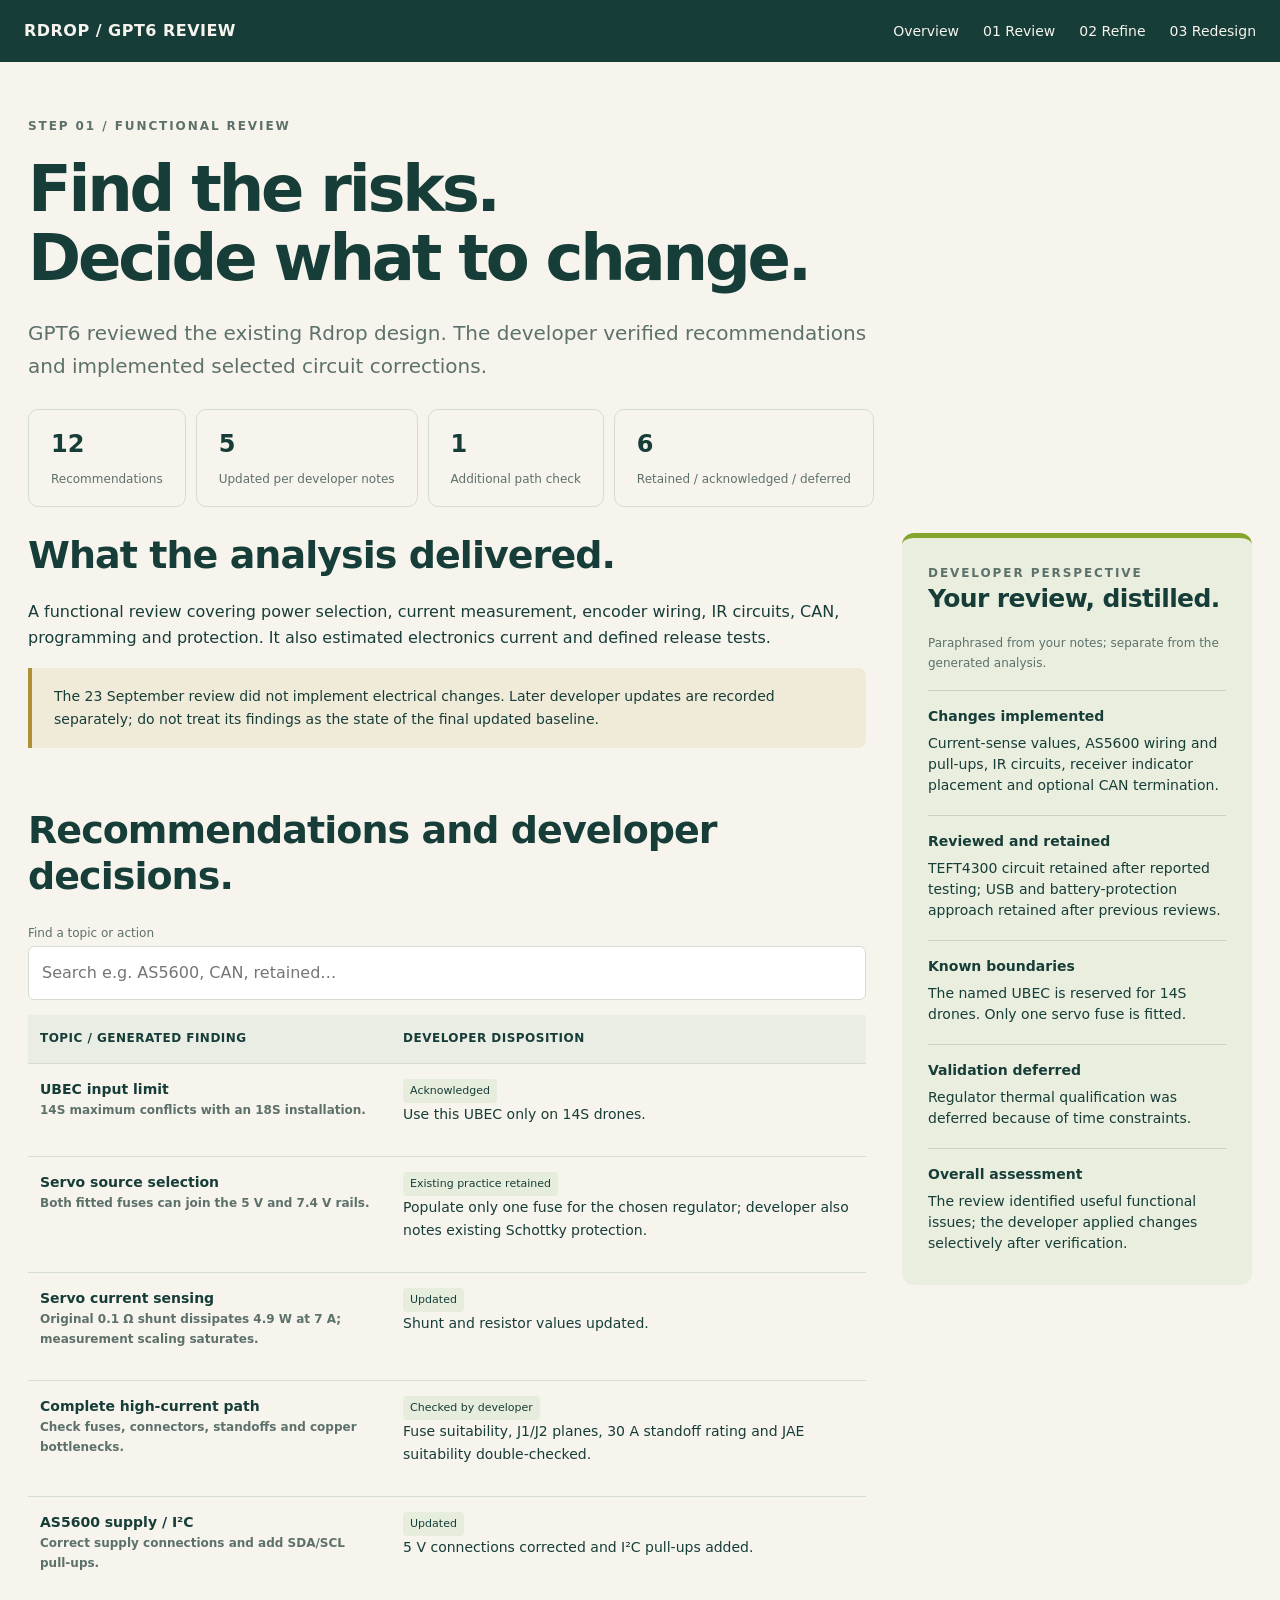
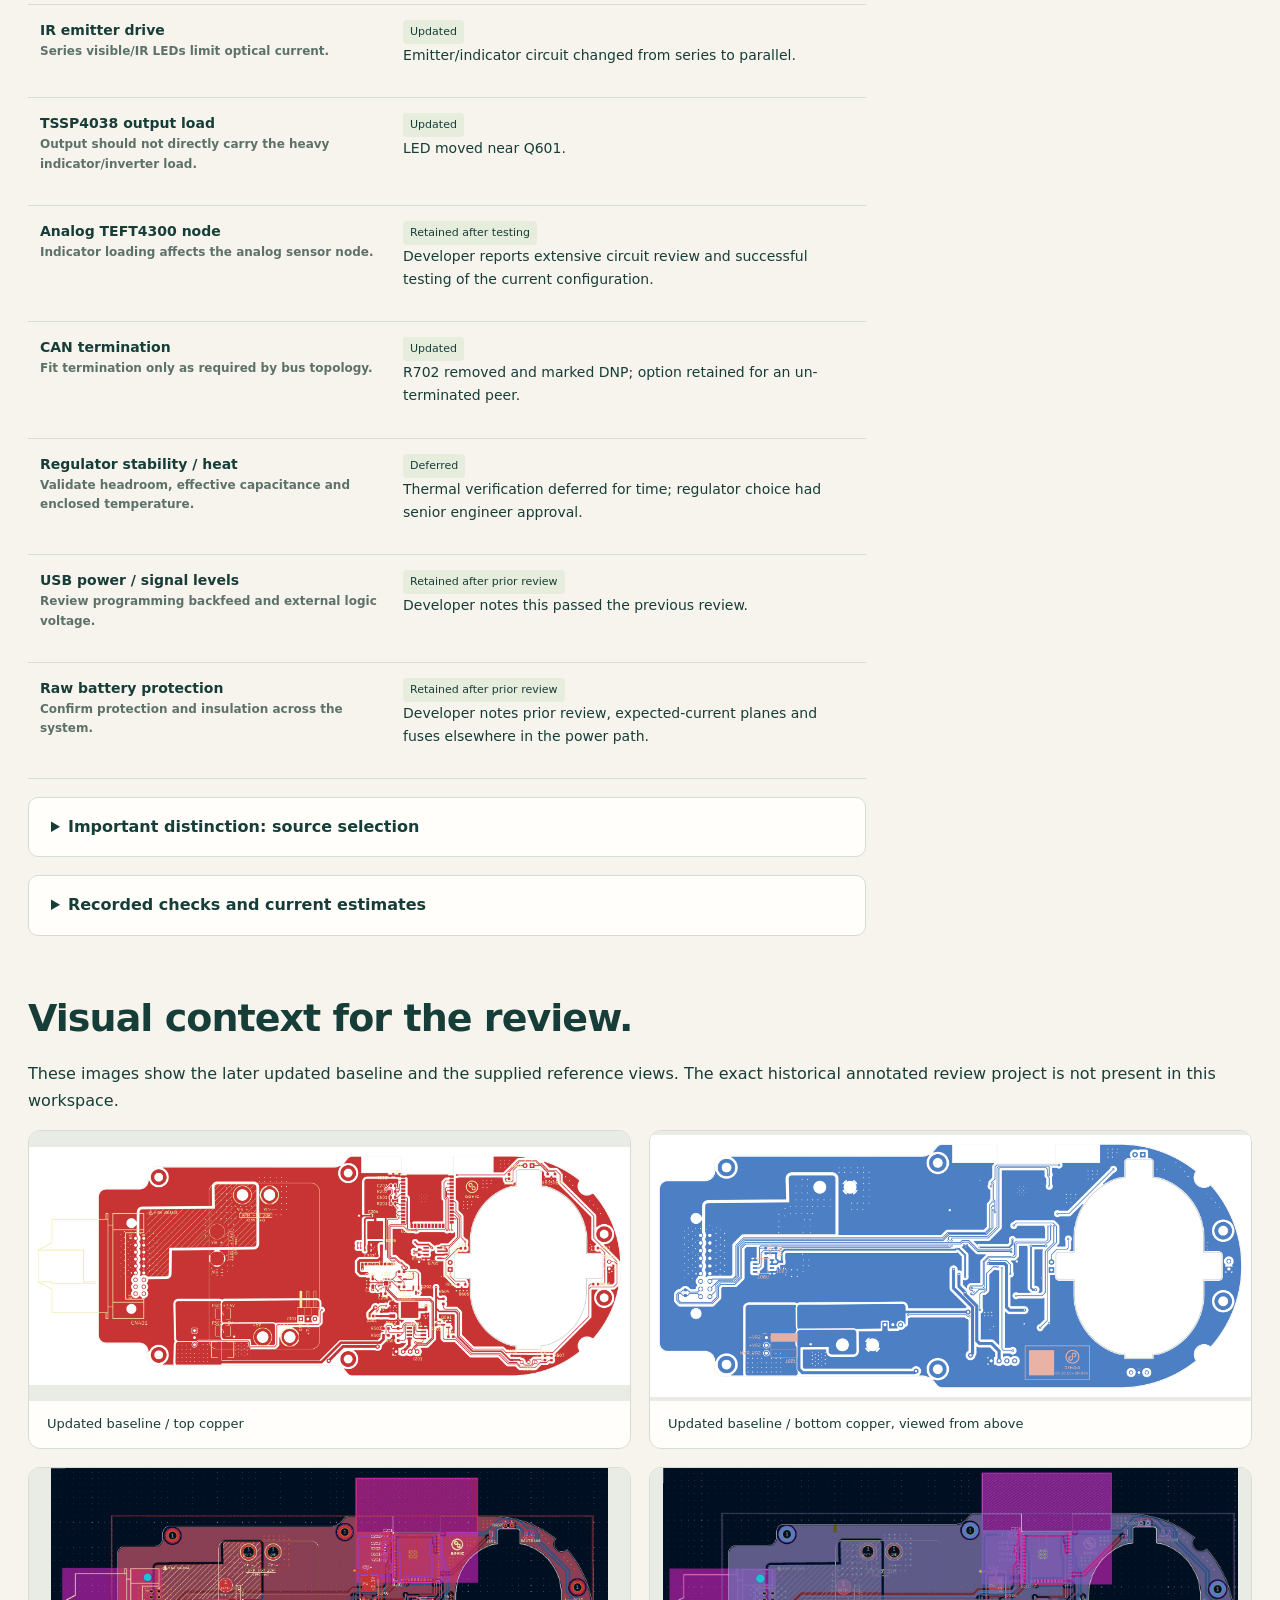
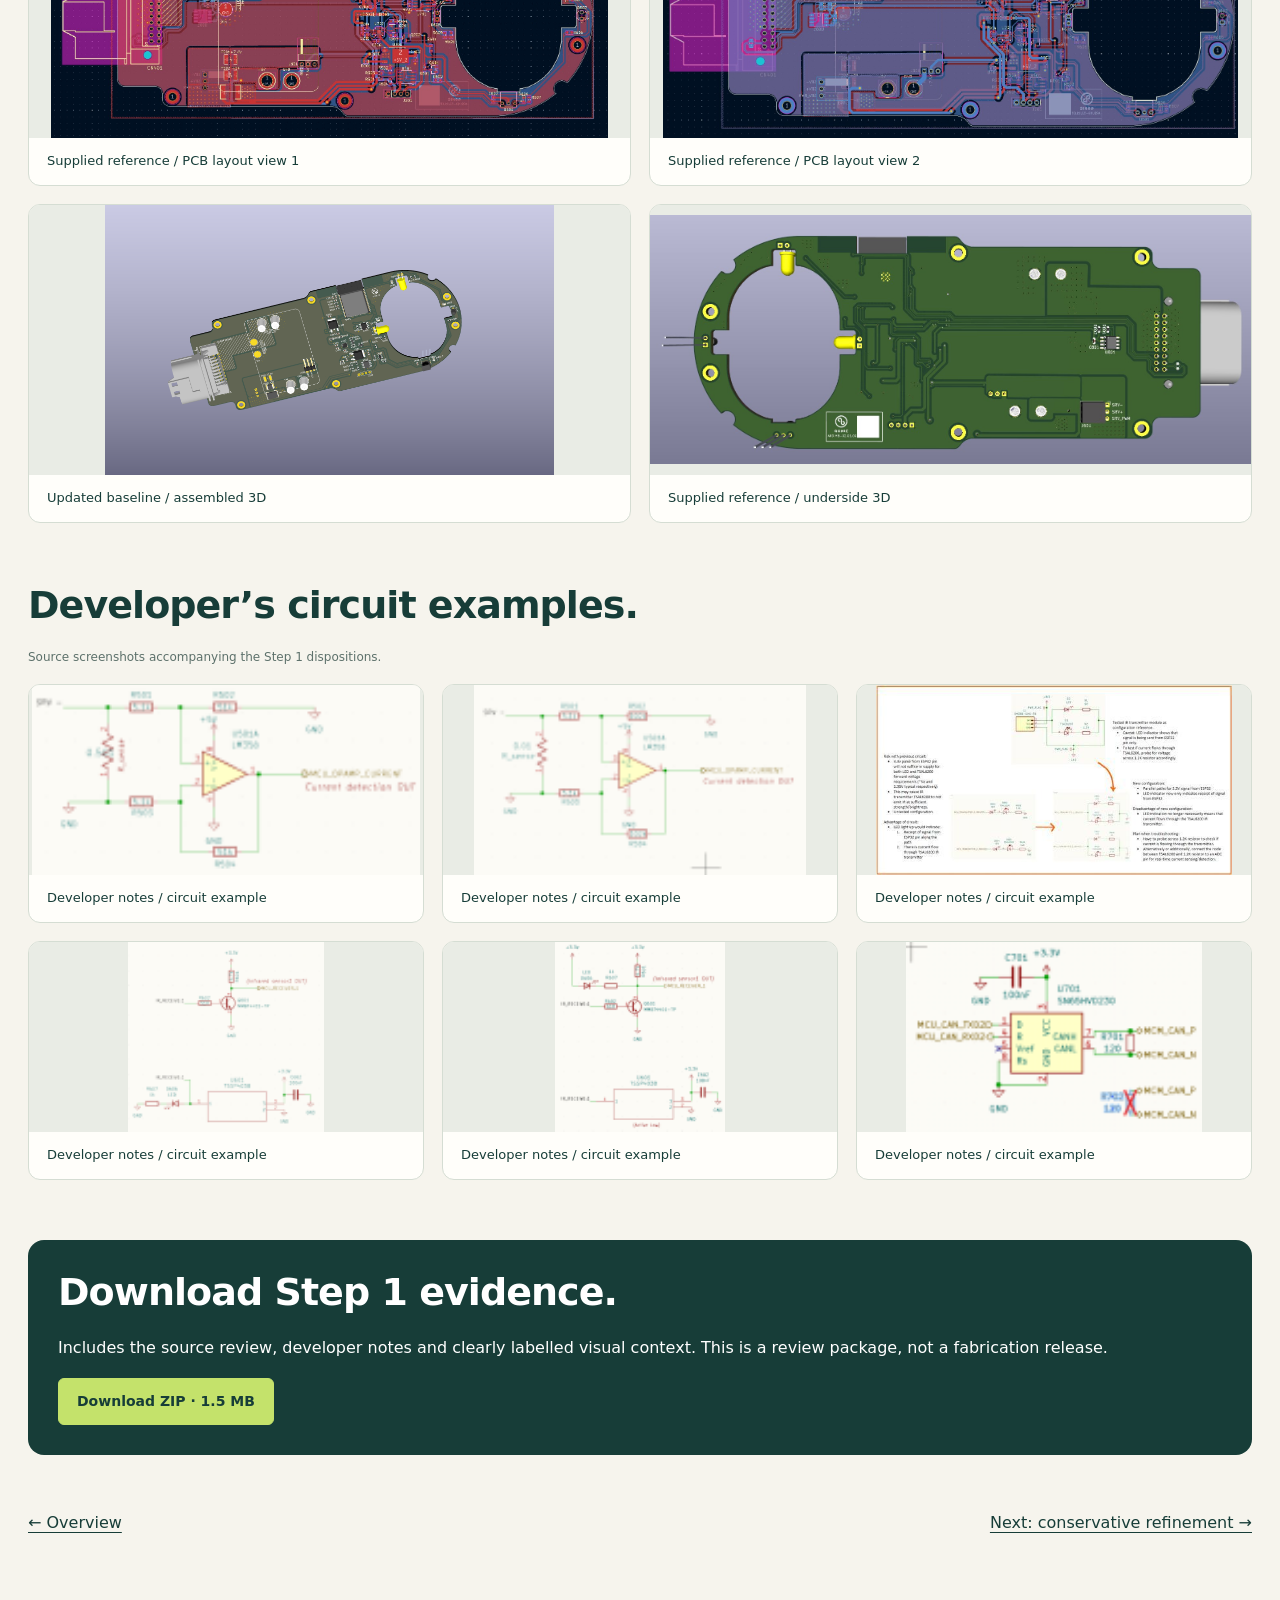
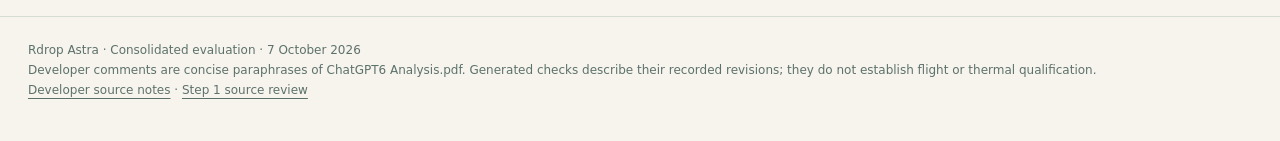
<file: step-1.html>
<!doctype html><html lang="en"><head><meta charset="utf-8"><meta name="viewport" content="width=device-width,initial-scale=1"><title>Step 1 — Functional review | Rdrop Astra</title><meta name="description" content="Three stages of Rdrop PCB evaluation, with developer review, visual comparisons and downloadable evidence."><link rel="stylesheet" href="assets/site.css"><!-- Teams preview metadata --><meta property="og:type" content="website"><meta property="og:site_name" content="Rdrop Astra"><meta property="og:title" content="Rdrop Astra — Functional review"><meta property="og:description" content="Compare three PCB design approaches with developer feedback, layout and 3D images, and downloadable project evidence."><meta property="og:image" content="https://amirahib-aonic.github.io/Rdrop-Astra-Analysis/assets/teams-preview.png"><meta property="og:image:width" content="1200"><meta property="og:image:height" content="630"><meta property="og:image:alt" content="Three Rdrop board models: functional review, refinement and redesign"><meta property="og:url" content="https://amirahib-aonic.github.io/Rdrop-Astra-Analysis/step-1.html"><link rel="canonical" href="https://amirahib-aonic.github.io/Rdrop-Astra-Analysis/step-1.html"><!-- End Teams preview metadata --></head><body><header><a class="brand" href="index.html">RDROP / GPT6 REVIEW</a><nav aria-label="Main"><a href="index.html">Overview</a><a href="step-1.html">01 Review</a><a href="step-2.html">02 Refine</a><a href="step-3.html">03 Redesign</a></nav></header><main><div class="eyebrow">Step 01 / Functional review</div><h1>Find the risks.<br>Decide what to change.</h1><p class="lead">GPT6 reviewed the existing Rdrop design. The developer verified recommendations and implemented selected circuit corrections.</p><div class="stats"><div class="stat"><b>12</b><span>Recommendations</span></div><div class="stat"><b>5</b><span>Updated per developer notes</span></div><div class="stat"><b>1</b><span>Additional path check</span></div><div class="stat"><b>6</b><span>Retained / acknowledged / deferred</span></div></div><div class="stage-layout"><div><h2>What the analysis delivered.</h2><p>A functional review covering power selection, current measurement, encoder wiring, IR circuits, CAN, programming and protection. It also estimated electronics current and defined release tests.</p><div class="notice">The 23 September review did not implement electrical changes. Later developer updates are recorded separately; do not treat its findings as the state of the final updated baseline.</div><section><h2>Recommendations and developer decisions.</h2><label class="tiny" for="review-search">Find a topic or action</label><input class="filter" id="review-search" type="search" placeholder="Search e.g. AS5600, CAN, retained…"><div class="table-wrap"><table class="review-table"><thead><tr><th>Topic / generated finding</th><th>Developer disposition</th></tr></thead><tbody><tr><td>UBEC input limit<p class="tiny">14S maximum conflicts with an 18S installation.</p></td><td><span class="status">Acknowledged</span><p>Use this UBEC only on 14S drones.</p></td></tr><tr><td>Servo source selection<p class="tiny">Both fitted fuses can join the 5 V and 7.4 V rails.</p></td><td><span class="status">Existing practice retained</span><p>Populate only one fuse for the chosen regulator; developer also notes existing Schottky protection.</p></td></tr><tr><td>Servo current sensing<p class="tiny">Original 0.1 Ω shunt dissipates 4.9 W at 7 A; measurement scaling saturates.</p></td><td><span class="status">Updated</span><p>Shunt and resistor values updated.</p></td></tr><tr><td>Complete high-current path<p class="tiny">Check fuses, connectors, standoffs and copper bottlenecks.</p></td><td><span class="status">Checked by developer</span><p>Fuse suitability, J1/J2 planes, 30 A standoff rating and JAE suitability double-checked.</p></td></tr><tr><td>AS5600 supply / I²C<p class="tiny">Correct supply connections and add SDA/SCL pull-ups.</p></td><td><span class="status">Updated</span><p>5 V connections corrected and I²C pull-ups added.</p></td></tr><tr><td>IR emitter drive<p class="tiny">Series visible/IR LEDs limit optical current.</p></td><td><span class="status">Updated</span><p>Emitter/indicator circuit changed from series to parallel.</p></td></tr><tr><td>TSSP4038 output load<p class="tiny">Output should not directly carry the heavy indicator/inverter load.</p></td><td><span class="status">Updated</span><p>LED moved near Q601.</p></td></tr><tr><td>Analog TEFT4300 node<p class="tiny">Indicator loading affects the analog sensor node.</p></td><td><span class="status">Retained after testing</span><p>Developer reports extensive circuit review and successful testing of the current configuration.</p></td></tr><tr><td>CAN termination<p class="tiny">Fit termination only as required by bus topology.</p></td><td><span class="status">Updated</span><p>R702 removed and marked DNP; option retained for an un-terminated peer.</p></td></tr><tr><td>Regulator stability / heat<p class="tiny">Validate headroom, effective capacitance and enclosed temperature.</p></td><td><span class="status">Deferred</span><p>Thermal verification deferred for time; regulator choice had senior engineer approval.</p></td></tr><tr><td>USB power / signal levels<p class="tiny">Review programming backfeed and external logic voltage.</p></td><td><span class="status">Retained after prior review</span><p>Developer notes this passed the previous review.</p></td></tr><tr><td>Raw battery protection<p class="tiny">Confirm protection and insulation across the system.</p></td><td><span class="status">Retained after prior review</span><p>Developer notes prior review, expected-current planes and fuses elsewhere in the power path.</p></td></tr></tbody></table></div></section><details><summary>Important distinction: source selection</summary><p>The developer retains the one-fuse assembly rule. The original review notes that logic-branch Schottky diodes do not isolate the bypass between servo rails if both fuses are fitted.</p></details><details><summary>Recorded checks and current estimates</summary><p>Historical review: 81 ERC findings; 75 PCB DRC findings including 10 starved-thermal errors; 0 unconnected items; 46 separate parity findings related to datasheet fields. Metadata findings are not 46 proven connectivity faults.</p><p>Illustrative electronics totals excluding servo: approximately 0.10 A original / 0.14 A corrected with RF off; 0.29 A / 0.33 A with TX activity. Capacity allowances: 0.65 A / 0.75 A. These are planning scenarios, not measurements.</p></details></div><aside class="comment-pane" aria-label="Developer comments"><div class="eyebrow">Developer perspective</div><h2>Your review, distilled.</h2><p class="tiny">Paraphrased from your notes; separate from the generated analysis.</p><div class="item"><b>Changes implemented</b><p>Current-sense values, AS5600 wiring and pull-ups, IR circuits, receiver indicator placement and optional CAN termination.</p></div><div class="item"><b>Reviewed and retained</b><p>TEFT4300 circuit retained after reported testing; USB and battery-protection approach retained after previous reviews.</p></div><div class="item"><b>Known boundaries</b><p>The named UBEC is reserved for 14S drones. Only one servo fuse is fitted.</p></div><div class="item"><b>Validation deferred</b><p>Regulator thermal qualification was deferred because of time constraints.</p></div><div class="item"><b>Overall assessment</b><p>The review identified useful functional issues; the developer applied changes selectively after verification.</p></div></aside></div><section><h2>Visual context for the review.</h2><p>These images show the later updated baseline and the supplied reference views. The exact historical annotated review project is not present in this workspace.</p><div class="gallery"><figure class=""><a href="assets/original-top.png" target="_blank" rel="noopener" aria-label="Open full-size image: Updated baseline / top copper"><img loading="lazy" src="assets/original-top.png" alt="Updated baseline / top copper"></a><figcaption>Updated baseline / top copper</figcaption></figure><figure class=""><a href="assets/original-bottom.png" target="_blank" rel="noopener" aria-label="Open full-size image: Updated baseline / bottom copper, viewed from above"><img loading="lazy" src="assets/original-bottom.png" alt="Updated baseline / bottom copper, viewed from above"></a><figcaption>Updated baseline / bottom copper, viewed from above</figcaption></figure><figure class=""><a href="assets/reference-layout-1.jpg" target="_blank" rel="noopener" aria-label="Open full-size image: Supplied reference / PCB layout view 1"><img loading="lazy" src="assets/reference-layout-1.jpg" alt="Supplied reference / PCB layout view 1"></a><figcaption>Supplied reference / PCB layout view 1</figcaption></figure><figure class=""><a href="assets/reference-layout-2.jpg" target="_blank" rel="noopener" aria-label="Open full-size image: Supplied reference / PCB layout view 2"><img loading="lazy" src="assets/reference-layout-2.jpg" alt="Supplied reference / PCB layout view 2"></a><figcaption>Supplied reference / PCB layout view 2</figcaption></figure><figure class=""><a href="assets/original-3d.png" target="_blank" rel="noopener" aria-label="Open full-size image: Updated baseline / assembled 3D"><img loading="lazy" src="assets/original-3d.png" alt="Updated baseline / assembled 3D"></a><figcaption>Updated baseline / assembled 3D</figcaption></figure><figure class=""><a href="assets/reference-3d-bottom.jpg" target="_blank" rel="noopener" aria-label="Open full-size image: Supplied reference / underside 3D"><img loading="lazy" src="assets/reference-3d-bottom.jpg" alt="Supplied reference / underside 3D"></a><figcaption>Supplied reference / underside 3D</figcaption></figure></div></section><section><h2>Developer’s circuit examples.</h2><p class="tiny">Source screenshots accompanying the Step 1 dispositions.</p><div class="gallery three"><figure class="capture"><a href="assets/notes-p1-Image27.png" target="_blank" rel="noopener" aria-label="Open full-size image: Developer notes / circuit example"><img loading="lazy" src="assets/notes-p1-Image27.png" alt="Developer notes / circuit example"></a><figcaption>Developer notes / circuit example</figcaption></figure><figure class="capture"><a href="assets/notes-p1-Image28.png" target="_blank" rel="noopener" aria-label="Open full-size image: Developer notes / circuit example"><img loading="lazy" src="assets/notes-p1-Image28.png" alt="Developer notes / circuit example"></a><figcaption>Developer notes / circuit example</figcaption></figure><figure class="capture"><a href="assets/notes-p1-Image29.jpg" target="_blank" rel="noopener" aria-label="Open full-size image: Developer notes / circuit example"><img loading="lazy" src="assets/notes-p1-Image29.jpg" alt="Developer notes / circuit example"></a><figcaption>Developer notes / circuit example</figcaption></figure><figure class="capture"><a href="assets/notes-p1-Image30.png" target="_blank" rel="noopener" aria-label="Open full-size image: Developer notes / circuit example"><img loading="lazy" src="assets/notes-p1-Image30.png" alt="Developer notes / circuit example"></a><figcaption>Developer notes / circuit example</figcaption></figure><figure class="capture"><a href="assets/notes-p1-Image31.png" target="_blank" rel="noopener" aria-label="Open full-size image: Developer notes / circuit example"><img loading="lazy" src="assets/notes-p1-Image31.png" alt="Developer notes / circuit example"></a><figcaption>Developer notes / circuit example</figcaption></figure><figure class="capture"><a href="assets/notes-p1-Image32.png" target="_blank" rel="noopener" aria-label="Open full-size image: Developer notes / circuit example"><img loading="lazy" src="assets/notes-p1-Image32.png" alt="Developer notes / circuit example"></a><figcaption>Developer notes / circuit example</figcaption></figure></div></section><section class="downloads"><h2>Download Step 1 evidence.</h2><p>Includes the source review, developer notes and clearly labelled visual context. This is a review package, not a fabrication release.</p><a class="button" download href="downloads/step-1-functional-review.zip">Download ZIP · 1.5 MB</a></section><div class="step-nav"><a href="index.html">← Overview</a><a href="step-2.html">Next: conservative refinement →</a></div></main><footer>Rdrop Astra · Consolidated evaluation · 7 October 2026<br>Developer comments are concise paraphrases of ChatGPT6 Analysis.pdf. Generated checks describe their recorded revisions; they do not establish flight or thermal qualification.<br><a href="sources/ChatGPT6%20Analysis.pdf">Developer source notes</a> · <a href="sources/Step%201%20READ_ME_REVIEW.pdf">Step 1 source review</a></footer><script src="assets/site.js"></script></body></html>
</file>
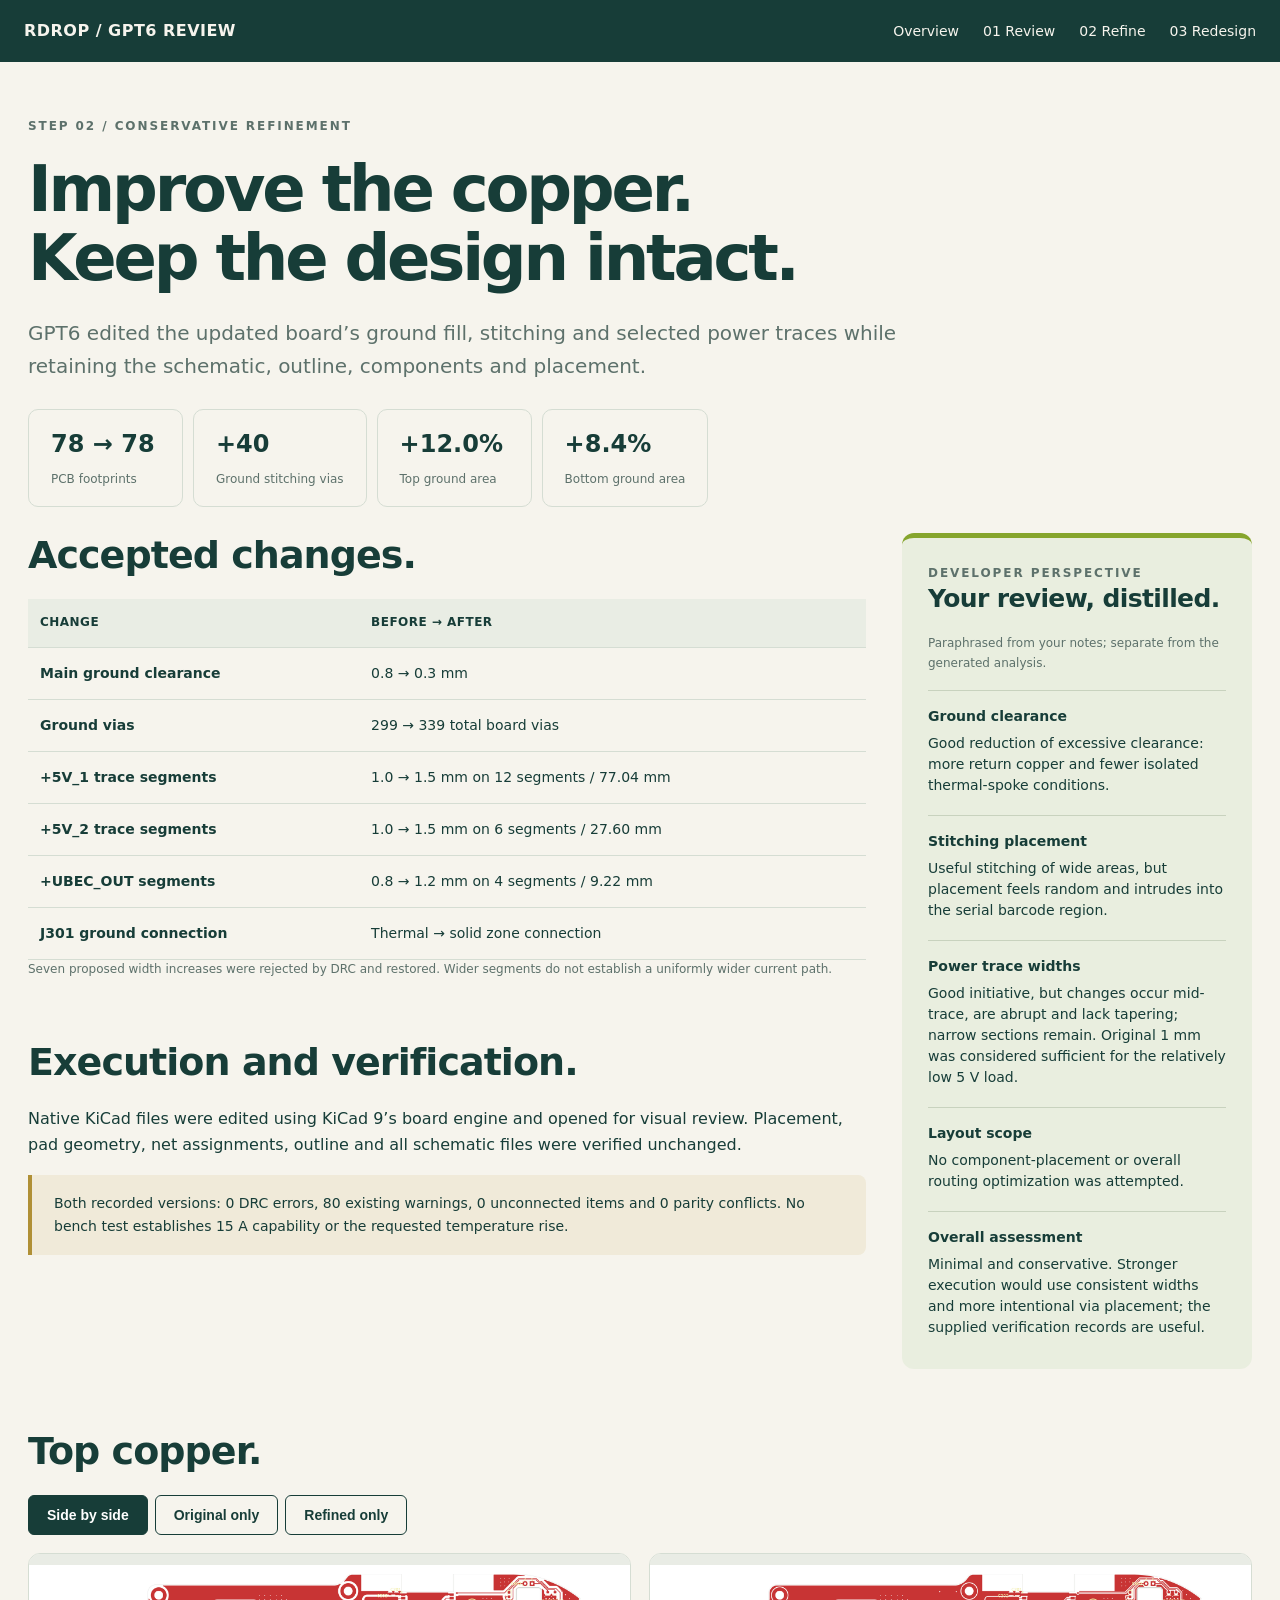
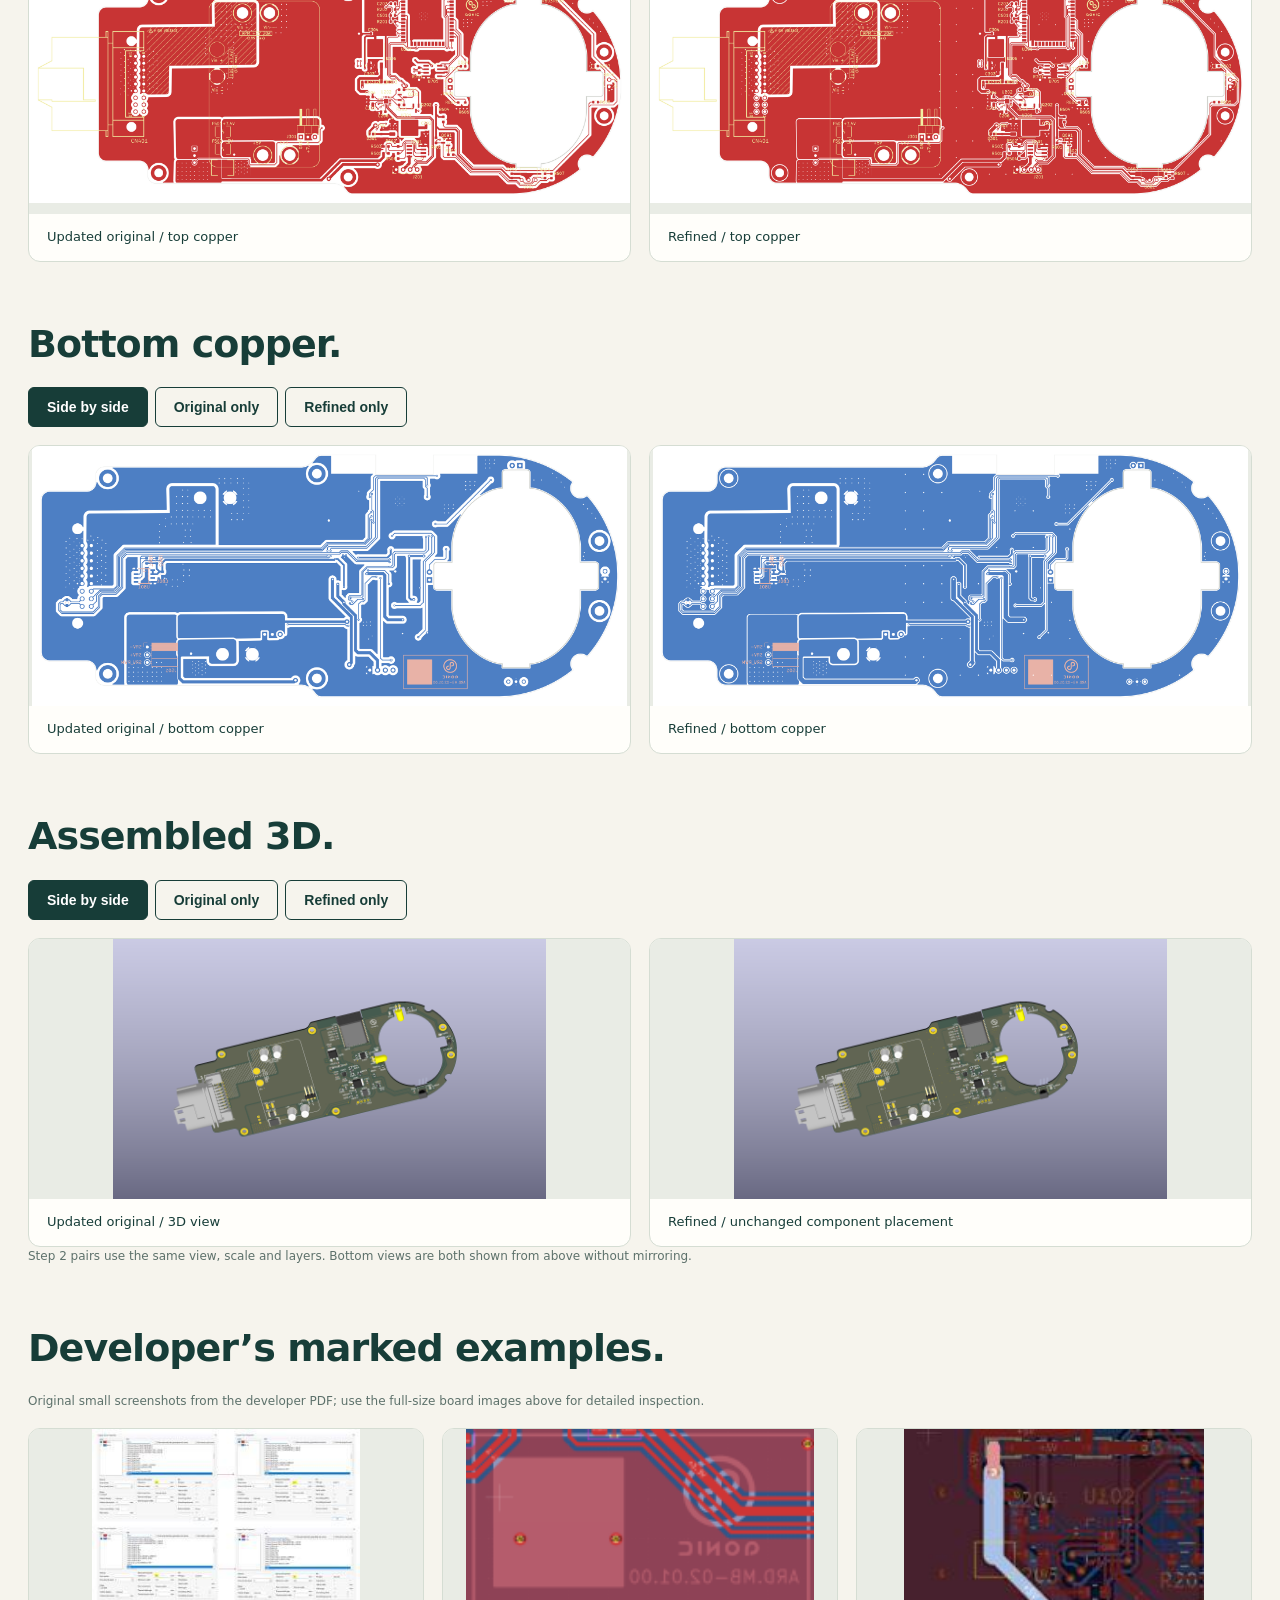
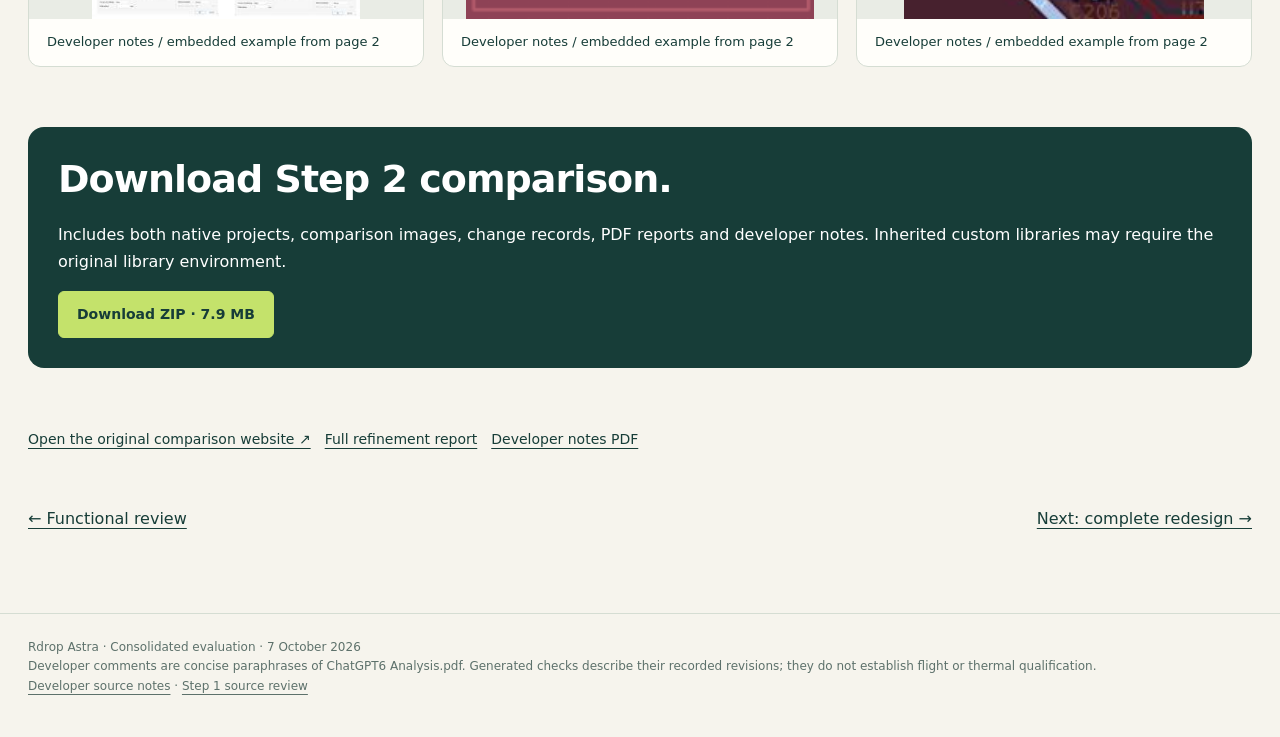
<file: step-2.html>
<!doctype html><html lang="en"><head><meta charset="utf-8"><meta name="viewport" content="width=device-width,initial-scale=1"><title>Step 2 — Conservative refinement | Rdrop Astra</title><meta name="description" content="Three stages of Rdrop PCB evaluation, with developer review, visual comparisons and downloadable evidence."><link rel="stylesheet" href="assets/site.css"><!-- Teams preview metadata --><meta property="og:type" content="website"><meta property="og:site_name" content="Rdrop Astra"><meta property="og:title" content="Rdrop Astra — PCB refinement"><meta property="og:description" content="Compare three PCB design approaches with developer feedback, layout and 3D images, and downloadable project evidence."><meta property="og:image" content="https://amirahib-aonic.github.io/Rdrop-Astra-Analysis/assets/teams-preview.png"><meta property="og:image:width" content="1200"><meta property="og:image:height" content="630"><meta property="og:image:alt" content="Three Rdrop board models: functional review, refinement and redesign"><meta property="og:url" content="https://amirahib-aonic.github.io/Rdrop-Astra-Analysis/step-2.html"><link rel="canonical" href="https://amirahib-aonic.github.io/Rdrop-Astra-Analysis/step-2.html"><!-- End Teams preview metadata --></head><body><header><a class="brand" href="index.html">RDROP / GPT6 REVIEW</a><nav aria-label="Main"><a href="index.html">Overview</a><a href="step-1.html">01 Review</a><a href="step-2.html">02 Refine</a><a href="step-3.html">03 Redesign</a></nav></header><main><div class="eyebrow">Step 02 / Conservative refinement</div><h1>Improve the copper.<br>Keep the design intact.</h1><p class="lead">GPT6 edited the updated board’s ground fill, stitching and selected power traces while retaining the schematic, outline, components and placement.</p><div class="stats"><div class="stat"><b>78 → 78</b><span>PCB footprints</span></div><div class="stat"><b>+40</b><span>Ground stitching vias</span></div><div class="stat"><b>+12.0%</b><span>Top ground area</span></div><div class="stat"><b>+8.4%</b><span>Bottom ground area</span></div></div><div class="stage-layout"><div><h2>Accepted changes.</h2><div class="table-wrap"><table><thead><tr><th>Change</th><th>Before → after</th></tr></thead><tbody><tr><td>Main ground clearance</td><td>0.8 → 0.3 mm</td></tr><tr><td>Ground vias</td><td>299 → 339 total board vias</td></tr><tr><td>+5V_1 trace segments</td><td>1.0 → 1.5 mm on 12 segments / 77.04 mm</td></tr><tr><td>+5V_2 trace segments</td><td>1.0 → 1.5 mm on 6 segments / 27.60 mm</td></tr><tr><td>+UBEC_OUT segments</td><td>0.8 → 1.2 mm on 4 segments / 9.22 mm</td></tr><tr><td>J301 ground connection</td><td>Thermal → solid zone connection</td></tr></tbody></table></div><p class="tiny">Seven proposed width increases were rejected by DRC and restored. Wider segments do not establish a uniformly wider current path.</p><section><h2>Execution and verification.</h2><p>Native KiCad files were edited using KiCad 9’s board engine and opened for visual review. Placement, pad geometry, net assignments, outline and all schematic files were verified unchanged.</p><div class="notice">Both recorded versions: 0 DRC errors, 80 existing warnings, 0 unconnected items and 0 parity conflicts. No bench test establishes 15 A capability or the requested temperature rise.</div></section></div><aside class="comment-pane" aria-label="Developer comments"><div class="eyebrow">Developer perspective</div><h2>Your review, distilled.</h2><p class="tiny">Paraphrased from your notes; separate from the generated analysis.</p><div class="item"><b>Ground clearance</b><p>Good reduction of excessive clearance: more return copper and fewer isolated thermal-spoke conditions.</p></div><div class="item"><b>Stitching placement</b><p>Useful stitching of wide areas, but placement feels random and intrudes into the serial barcode region.</p></div><div class="item"><b>Power trace widths</b><p>Good initiative, but changes occur mid-trace, are abrupt and lack tapering; narrow sections remain. Original 1 mm was considered sufficient for the relatively low 5 V load.</p></div><div class="item"><b>Layout scope</b><p>No component-placement or overall routing optimization was attempted.</p></div><div class="item"><b>Overall assessment</b><p>Minimal and conservative. Stronger execution would use consistent widths and more intentional via placement; the supplied verification records are useful.</p></div></aside></div><section data-compare><h2>Top copper.</h2><div class="toggle" aria-label="View selection"><button data-mode="both" aria-pressed="true">Side by side</button><button data-mode="original" aria-pressed="false">Original only</button><button data-mode="refined" aria-pressed="false">Refined only</button></div><div class="compare"><div data-view="original"><figure class=""><a href="assets/original-top.png" target="_blank" rel="noopener" aria-label="Open full-size image: Updated original / top copper"><img loading="lazy" src="assets/original-top.png" alt="Updated original / top copper"></a><figcaption>Updated original / top copper</figcaption></figure></div><div data-view="refined"><figure class=""><a href="assets/refined-top.png" target="_blank" rel="noopener" aria-label="Open full-size image: Refined / top copper"><img loading="lazy" src="assets/refined-top.png" alt="Refined / top copper"></a><figcaption>Refined / top copper</figcaption></figure></div></div></section><section data-compare><h2>Bottom copper.</h2><div class="toggle" aria-label="View selection"><button data-mode="both" aria-pressed="true">Side by side</button><button data-mode="original" aria-pressed="false">Original only</button><button data-mode="refined" aria-pressed="false">Refined only</button></div><div class="compare"><div data-view="original"><figure class=""><a href="assets/original-bottom.png" target="_blank" rel="noopener" aria-label="Open full-size image: Updated original / bottom copper"><img loading="lazy" src="assets/original-bottom.png" alt="Updated original / bottom copper"></a><figcaption>Updated original / bottom copper</figcaption></figure></div><div data-view="refined"><figure class=""><a href="assets/refined-bottom.png" target="_blank" rel="noopener" aria-label="Open full-size image: Refined / bottom copper"><img loading="lazy" src="assets/refined-bottom.png" alt="Refined / bottom copper"></a><figcaption>Refined / bottom copper</figcaption></figure></div></div></section><section data-compare><h2>Assembled 3D.</h2><div class="toggle" aria-label="View selection"><button data-mode="both" aria-pressed="true">Side by side</button><button data-mode="original" aria-pressed="false">Original only</button><button data-mode="refined" aria-pressed="false">Refined only</button></div><div class="compare"><div data-view="original"><figure class=""><a href="assets/original-3d.png" target="_blank" rel="noopener" aria-label="Open full-size image: Updated original / 3D view"><img loading="lazy" src="assets/original-3d.png" alt="Updated original / 3D view"></a><figcaption>Updated original / 3D view</figcaption></figure></div><div data-view="refined"><figure class=""><a href="assets/refined-3d.png" target="_blank" rel="noopener" aria-label="Open full-size image: Refined / unchanged component placement"><img loading="lazy" src="assets/refined-3d.png" alt="Refined / unchanged component placement"></a><figcaption>Refined / unchanged component placement</figcaption></figure></div></div></section><p class="tiny">Step 2 pairs use the same view, scale and layers. Bottom views are both shown from above without mirroring.</p><section><h2>Developer’s marked examples.</h2><p class="tiny">Original small screenshots from the developer PDF; use the full-size board images above for detailed inspection.</p><div class="gallery three"><figure class="capture"><a href="assets/notes-p2-Image36.jpg" target="_blank" rel="noopener" aria-label="Open full-size image: Developer notes / embedded example from page 2"><img loading="lazy" src="assets/notes-p2-Image36.jpg" alt="Developer notes / embedded example from page 2"></a><figcaption>Developer notes / embedded example from page 2</figcaption></figure><figure class="capture"><a href="assets/notes-p2-Image45.png" target="_blank" rel="noopener" aria-label="Open full-size image: Developer notes / embedded example from page 2"><img loading="lazy" src="assets/notes-p2-Image45.png" alt="Developer notes / embedded example from page 2"></a><figcaption>Developer notes / embedded example from page 2</figcaption></figure><figure class="capture"><a href="assets/notes-p2-Image46.jpg" target="_blank" rel="noopener" aria-label="Open full-size image: Developer notes / embedded example from page 2"><img loading="lazy" src="assets/notes-p2-Image46.jpg" alt="Developer notes / embedded example from page 2"></a><figcaption>Developer notes / embedded example from page 2</figcaption></figure></div></section><section class="downloads"><h2>Download Step 2 comparison.</h2><p>Includes both native projects, comparison images, change records, PDF reports and developer notes. Inherited custom libraries may require the original library environment.</p><a class="button" download href="downloads/step-2-conservative-refinement.zip">Download ZIP · 7.9 MB</a></section><section><div class="source-links"><a href="GPT6%20Refined/Comparison/comparison.html">Open the original comparison website ↗</a><a href="GPT6%20Refined/REFINEMENT%20REPORT.md">Full refinement report</a><a href="sources/ChatGPT6%20Analysis.pdf">Developer notes PDF</a></div></section><div class="step-nav"><a href="step-1.html">← Functional review</a><a href="step-3.html">Next: complete redesign →</a></div></main><footer>Rdrop Astra · Consolidated evaluation · 7 October 2026<br>Developer comments are concise paraphrases of ChatGPT6 Analysis.pdf. Generated checks describe their recorded revisions; they do not establish flight or thermal qualification.<br><a href="sources/ChatGPT6%20Analysis.pdf">Developer source notes</a> · <a href="sources/Step%201%20READ_ME_REVIEW.pdf">Step 1 source review</a></footer><script src="assets/site.js"></script></body></html>
</file>
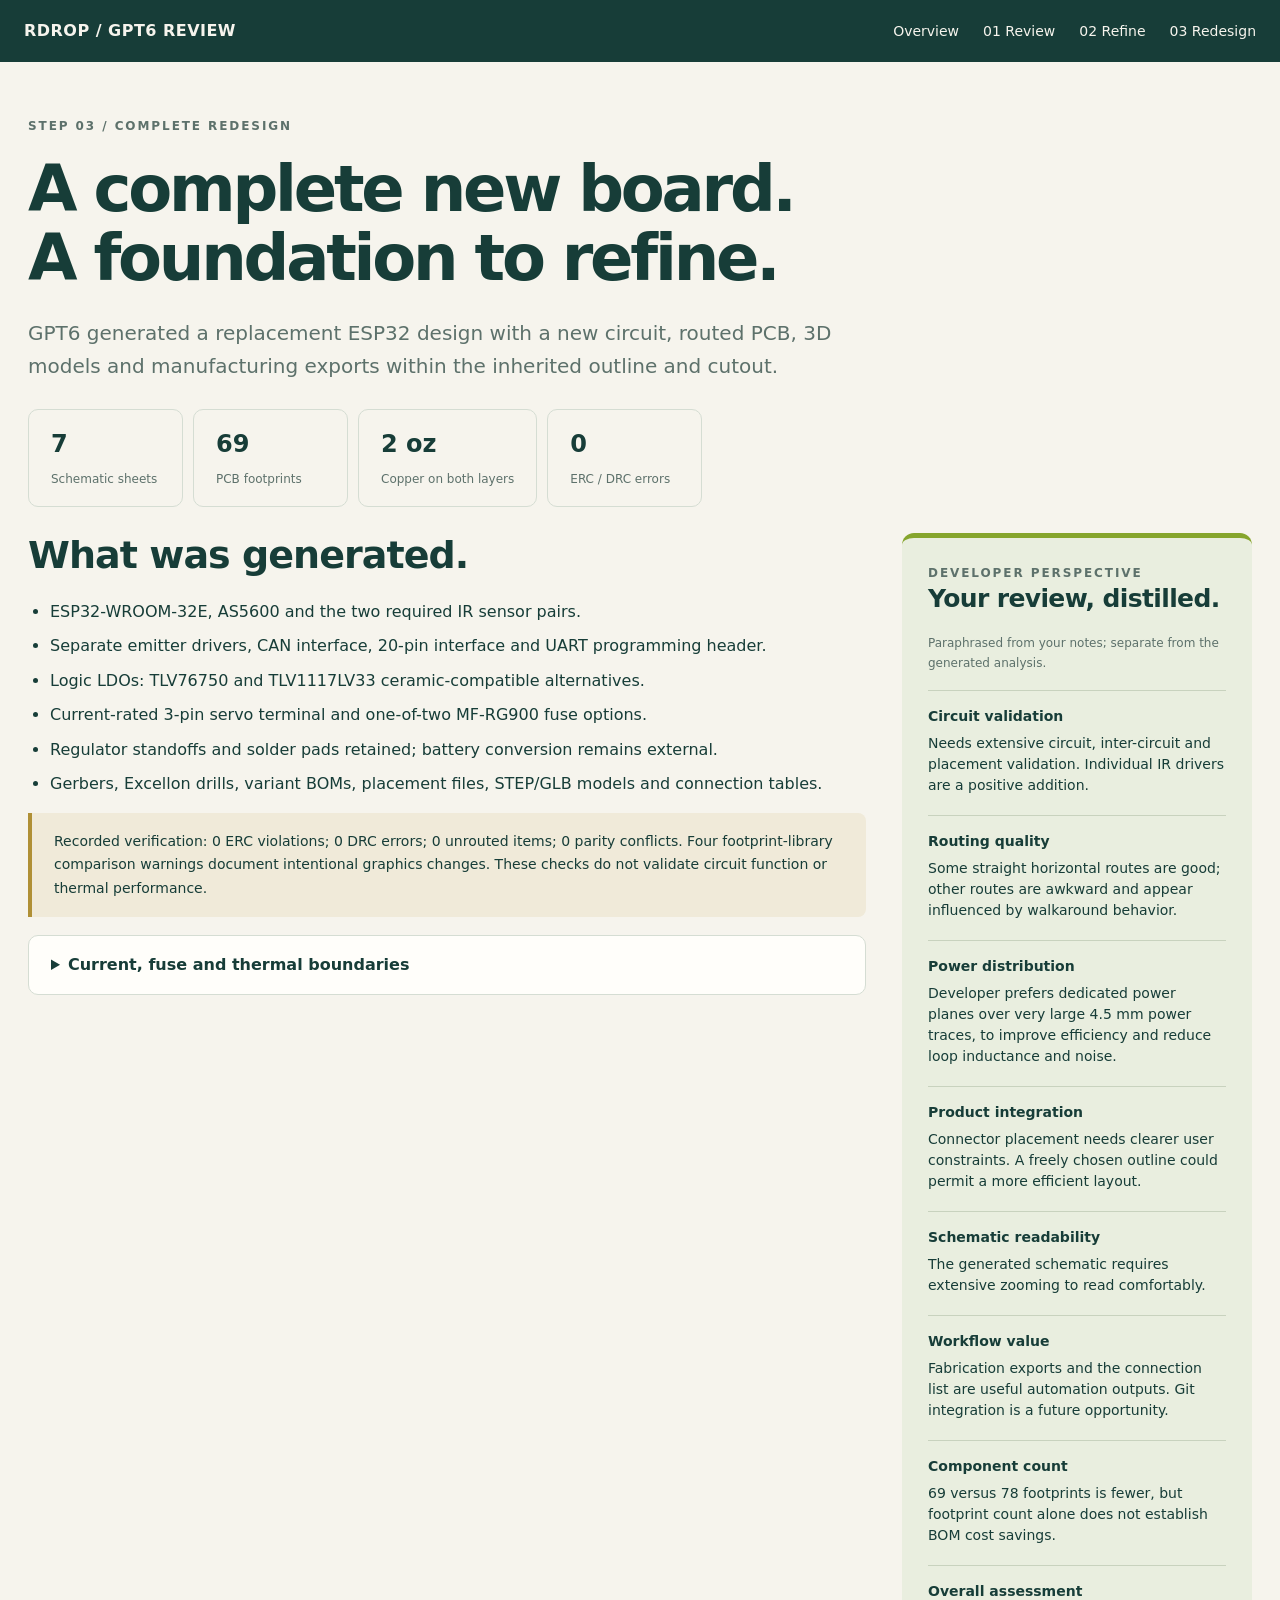
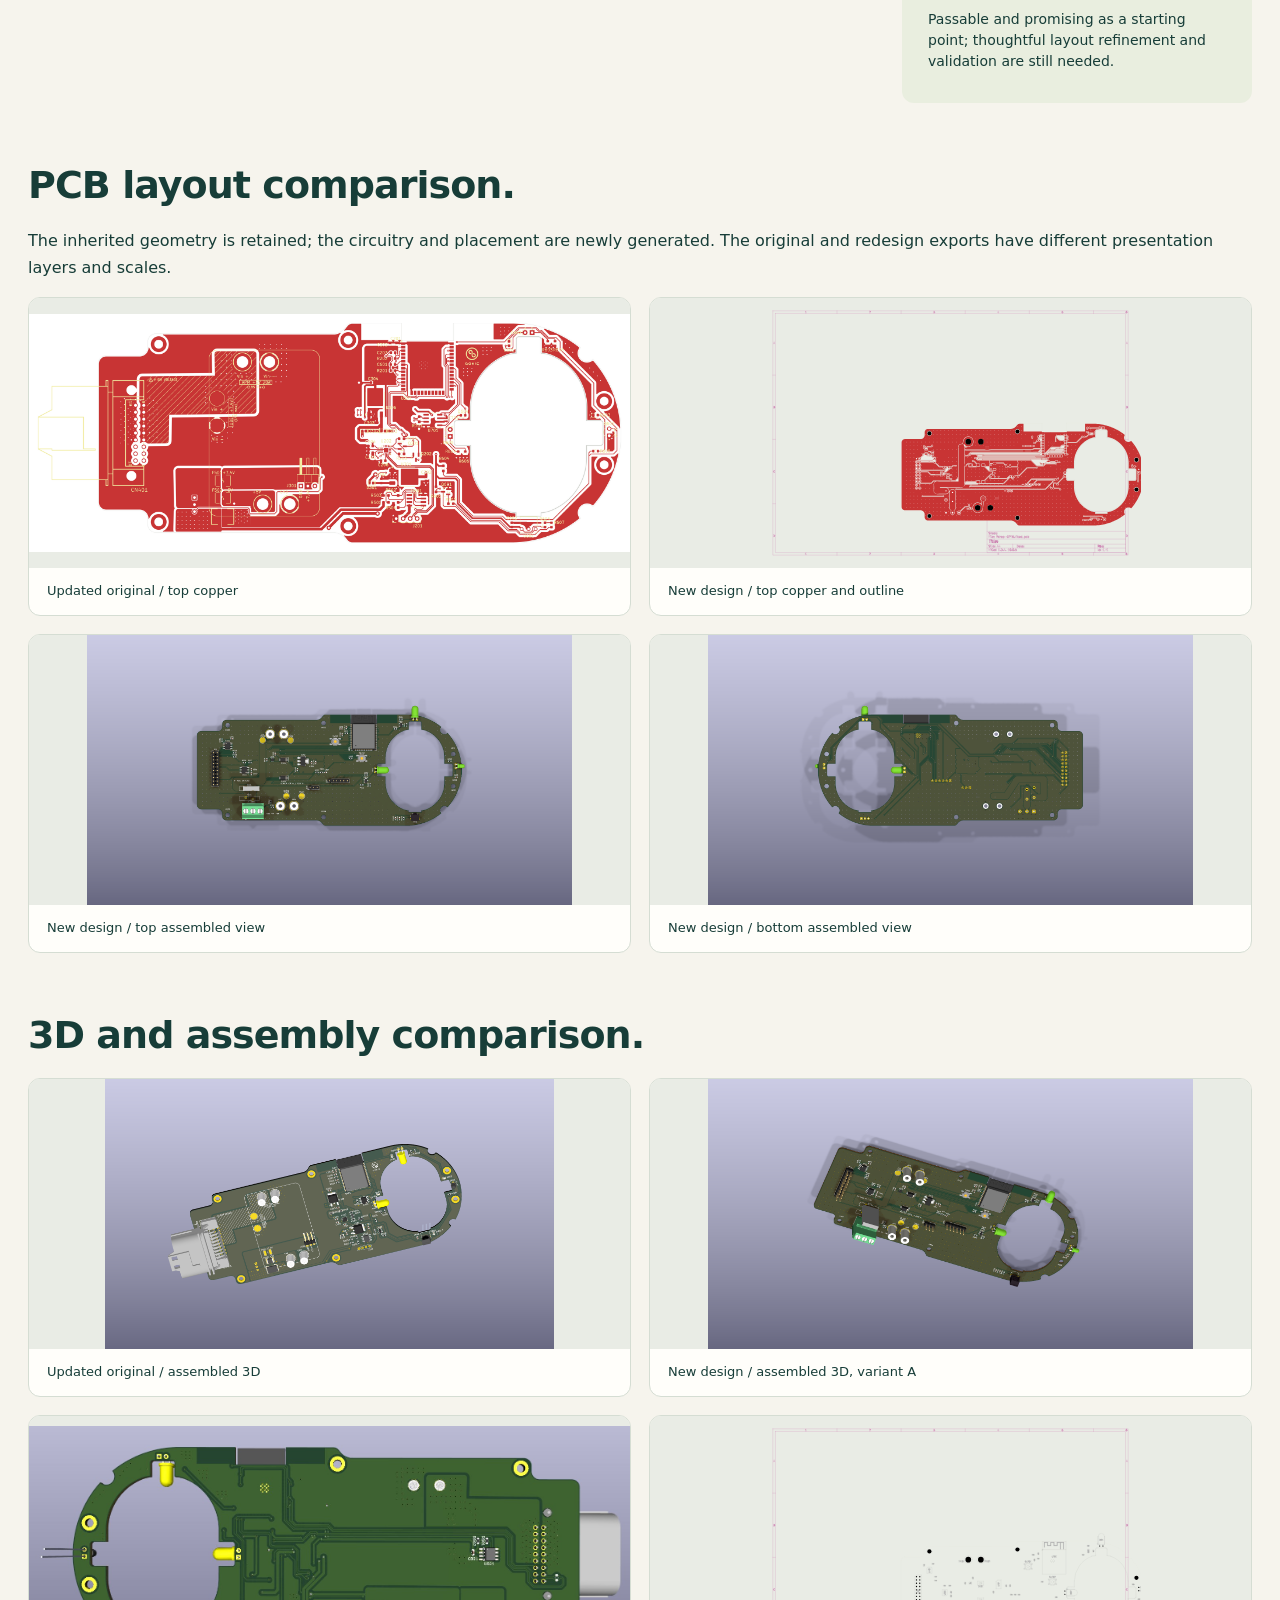
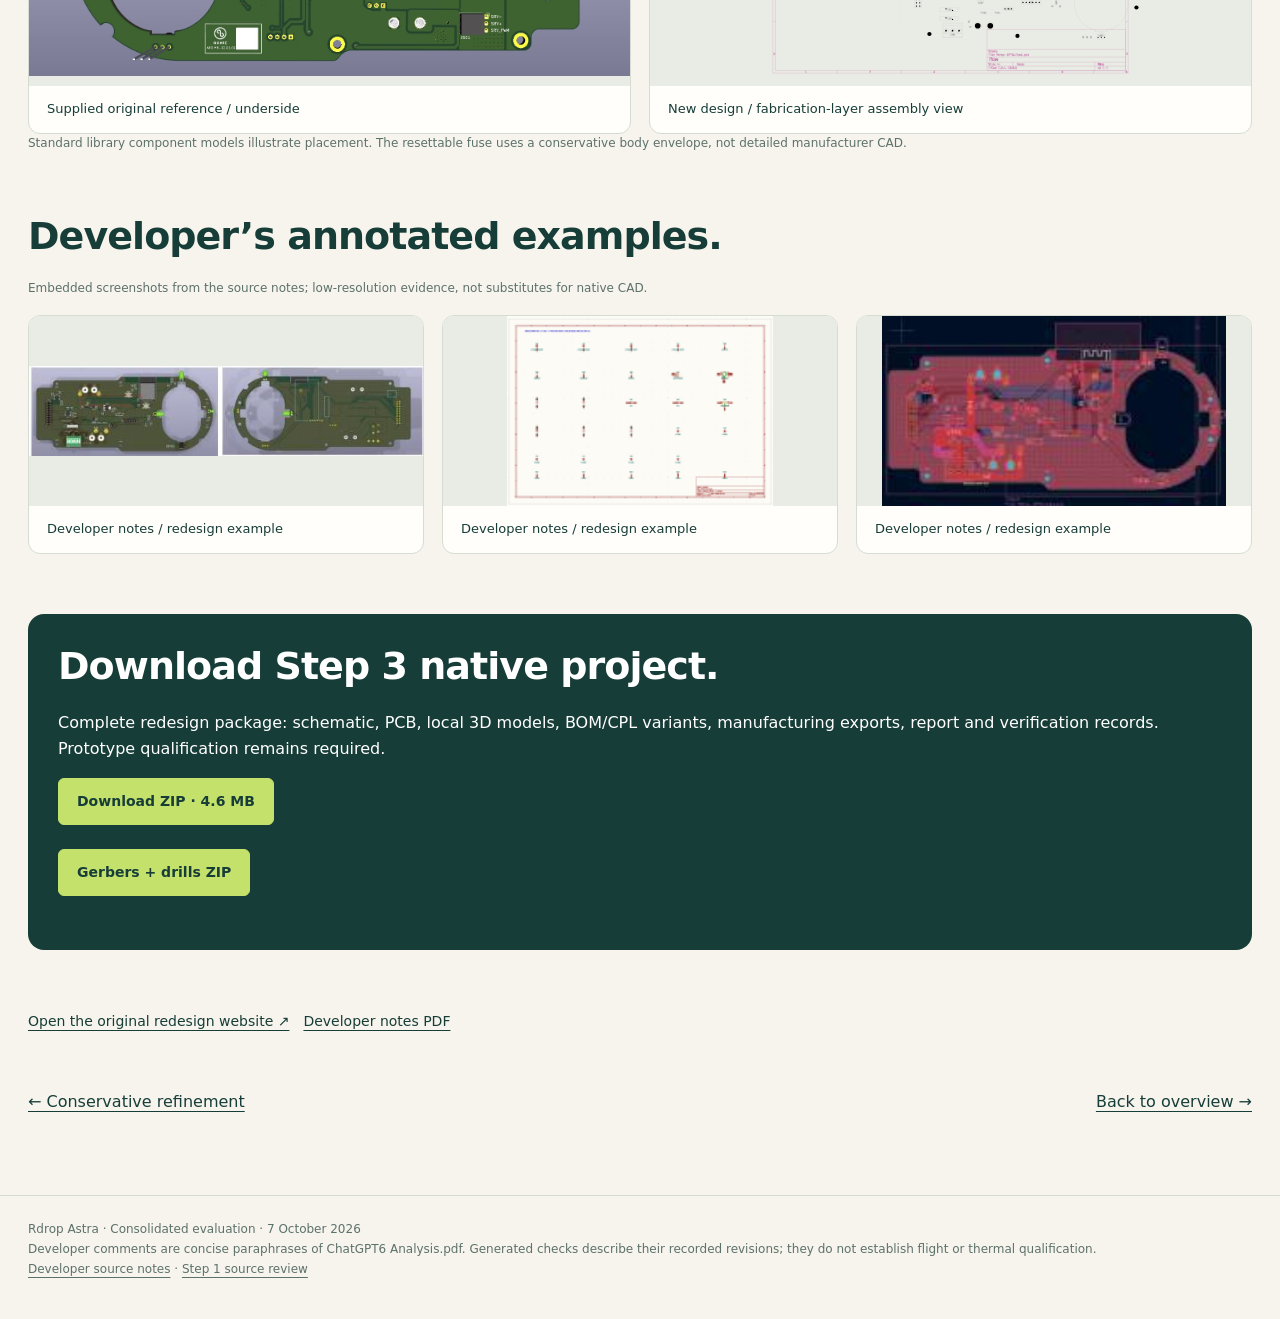
<file: step-3.html>
<!doctype html><html lang="en"><head><meta charset="utf-8"><meta name="viewport" content="width=device-width,initial-scale=1"><title>Step 3 — Complete redesign | Rdrop Astra</title><meta name="description" content="Three stages of Rdrop PCB evaluation, with developer review, visual comparisons and downloadable evidence."><link rel="stylesheet" href="assets/site.css"><!-- Teams preview metadata --><meta property="og:type" content="website"><meta property="og:site_name" content="Rdrop Astra"><meta property="og:title" content="Rdrop Astra — Complete redesign"><meta property="og:description" content="Compare three PCB design approaches with developer feedback, layout and 3D images, and downloadable project evidence."><meta property="og:image" content="https://amirahib-aonic.github.io/Rdrop-Astra-Analysis/assets/teams-preview.png"><meta property="og:image:width" content="1200"><meta property="og:image:height" content="630"><meta property="og:image:alt" content="Three Rdrop board models: functional review, refinement and redesign"><meta property="og:url" content="https://amirahib-aonic.github.io/Rdrop-Astra-Analysis/step-3.html"><link rel="canonical" href="https://amirahib-aonic.github.io/Rdrop-Astra-Analysis/step-3.html"><!-- End Teams preview metadata --></head><body><header><a class="brand" href="index.html">RDROP / GPT6 REVIEW</a><nav aria-label="Main"><a href="index.html">Overview</a><a href="step-1.html">01 Review</a><a href="step-2.html">02 Refine</a><a href="step-3.html">03 Redesign</a></nav></header><main><div class="eyebrow">Step 03 / Complete redesign</div><h1>A complete new board.<br>A foundation to refine.</h1><p class="lead">GPT6 generated a replacement ESP32 design with a new circuit, routed PCB, 3D models and manufacturing exports within the inherited outline and cutout.</p><div class="stats"><div class="stat"><b>7</b><span>Schematic sheets</span></div><div class="stat"><b>69</b><span>PCB footprints</span></div><div class="stat"><b>2 oz</b><span>Copper on both layers</span></div><div class="stat"><b>0</b><span>ERC / DRC errors</span></div></div><div class="stage-layout"><div><h2>What was generated.</h2><ul><li>ESP32-WROOM-32E, AS5600 and the two required IR sensor pairs.</li><li>Separate emitter drivers, CAN interface, 20-pin interface and UART programming header.</li><li>Logic LDOs: TLV76750 and TLV1117LV33 ceramic-compatible alternatives.</li><li>Current-rated 3-pin servo terminal and one-of-two MF-RG900 fuse options.</li><li>Regulator standoffs and solder pads retained; battery conversion remains external.</li><li>Gerbers, Excellon drills, variant BOMs, placement files, STEP/GLB models and connection tables.</li></ul><div class="notice">Recorded verification: 0 ERC violations; 0 DRC errors; 0 unrouted items; 0 parity conflicts. Four footprint-library comparison warnings document intentional graphics changes. These checks do not validate circuit function or thermal performance.</div><details><summary>Current, fuse and thermal boundaries</summary><p>The later brief specifies 5–7 A normal servo current and 15 A for 30 seconds. The developer chose approximately 15 A trip over guaranteed pulse endurance: MF-RG900 can interrupt that pulse. The redesigned board uses 2 oz copper; it is not an equivalent 1 oz comparison.</p><p>Named 3–14S UBEC is appropriate only within its input rating. The Step 1 developer notes report a 20 A APM rating, while the redesign report requests exact model and pulse/thermal evidence. Preserve that distinction; source ratings do not qualify the complete PCB path.</p></details></div><aside class="comment-pane" aria-label="Developer comments"><div class="eyebrow">Developer perspective</div><h2>Your review, distilled.</h2><p class="tiny">Paraphrased from your notes; separate from the generated analysis.</p><div class="item"><b>Circuit validation</b><p>Needs extensive circuit, inter-circuit and placement validation. Individual IR drivers are a positive addition.</p></div><div class="item"><b>Routing quality</b><p>Some straight horizontal routes are good; other routes are awkward and appear influenced by walkaround behavior.</p></div><div class="item"><b>Power distribution</b><p>Developer prefers dedicated power planes over very large 4.5 mm power traces, to improve efficiency and reduce loop inductance and noise.</p></div><div class="item"><b>Product integration</b><p>Connector placement needs clearer user constraints. A freely chosen outline could permit a more efficient layout.</p></div><div class="item"><b>Schematic readability</b><p>The generated schematic requires extensive zooming to read comfortably.</p></div><div class="item"><b>Workflow value</b><p>Fabrication exports and the connection list are useful automation outputs. Git integration is a future opportunity.</p></div><div class="item"><b>Component count</b><p>69 versus 78 footprints is fewer, but footprint count alone does not establish BOM cost savings.</p></div><div class="item"><b>Overall assessment</b><p>Passable and promising as a starting point; thoughtful layout refinement and validation are still needed.</p></div></aside></div><section><h2>PCB layout comparison.</h2><p>The inherited geometry is retained; the circuitry and placement are newly generated. The original and redesign exports have different presentation layers and scales.</p><div class="gallery"><figure class=""><a href="assets/original-top.png" target="_blank" rel="noopener" aria-label="Open full-size image: Updated original / top copper"><img loading="lazy" src="assets/original-top.png" alt="Updated original / top copper"></a><figcaption>Updated original / top copper</figcaption></figure><figure class=""><a href="assets/new-copper.svg" target="_blank" rel="noopener" aria-label="Open full-size image: New design / top copper and outline"><img loading="lazy" src="assets/new-copper.svg" alt="New design / top copper and outline"></a><figcaption>New design / top copper and outline</figcaption></figure><figure class=""><a href="assets/new-top.png" target="_blank" rel="noopener" aria-label="Open full-size image: New design / top assembled view"><img loading="lazy" src="assets/new-top.png" alt="New design / top assembled view"></a><figcaption>New design / top assembled view</figcaption></figure><figure class=""><a href="assets/new-bottom.png" target="_blank" rel="noopener" aria-label="Open full-size image: New design / bottom assembled view"><img loading="lazy" src="assets/new-bottom.png" alt="New design / bottom assembled view"></a><figcaption>New design / bottom assembled view</figcaption></figure></div></section><section><h2>3D and assembly comparison.</h2><div class="gallery"><figure class=""><a href="assets/original-3d.png" target="_blank" rel="noopener" aria-label="Open full-size image: Updated original / assembled 3D"><img loading="lazy" src="assets/original-3d.png" alt="Updated original / assembled 3D"></a><figcaption>Updated original / assembled 3D</figcaption></figure><figure class=""><a href="assets/new-3d.png" target="_blank" rel="noopener" aria-label="Open full-size image: New design / assembled 3D, variant A"><img loading="lazy" src="assets/new-3d.png" alt="New design / assembled 3D, variant A"></a><figcaption>New design / assembled 3D, variant A</figcaption></figure><figure class=""><a href="assets/reference-3d-bottom.jpg" target="_blank" rel="noopener" aria-label="Open full-size image: Supplied original reference / underside"><img loading="lazy" src="assets/reference-3d-bottom.jpg" alt="Supplied original reference / underside"></a><figcaption>Supplied original reference / underside</figcaption></figure><figure class=""><a href="assets/new-assembly.svg" target="_blank" rel="noopener" aria-label="Open full-size image: New design / fabrication-layer assembly view"><img loading="lazy" src="assets/new-assembly.svg" alt="New design / fabrication-layer assembly view"></a><figcaption>New design / fabrication-layer assembly view</figcaption></figure></div><p class="tiny">Standard library component models illustrate placement. The resettable fuse uses a conservative body envelope, not detailed manufacturer CAD.</p></section><section><h2>Developer’s annotated examples.</h2><p class="tiny">Embedded screenshots from the source notes; low-resolution evidence, not substitutes for native CAD.</p><div class="gallery three"><figure class="capture"><a href="assets/notes-p2-Image48.jpg" target="_blank" rel="noopener" aria-label="Open full-size image: Developer notes / redesign example"><img loading="lazy" src="assets/notes-p2-Image48.jpg" alt="Developer notes / redesign example"></a><figcaption>Developer notes / redesign example</figcaption></figure><figure class="capture"><a href="assets/notes-p2-Image54.png" target="_blank" rel="noopener" aria-label="Open full-size image: Developer notes / redesign example"><img loading="lazy" src="assets/notes-p2-Image54.png" alt="Developer notes / redesign example"></a><figcaption>Developer notes / redesign example</figcaption></figure><figure class="capture"><a href="assets/notes-p2-Image55.jpg" target="_blank" rel="noopener" aria-label="Open full-size image: Developer notes / redesign example"><img loading="lazy" src="assets/notes-p2-Image55.jpg" alt="Developer notes / redesign example"></a><figcaption>Developer notes / redesign example</figcaption></figure></div></section><section class="downloads"><h2>Download Step 3 native project.</h2><p>Complete redesign package: schematic, PCB, local 3D models, BOM/CPL variants, manufacturing exports, report and verification records. Prototype qualification remains required.</p><a class="button" download href="downloads/step-3-complete-redesign.zip">Download ZIP · 4.6 MB</a><div class="actions"><a class="button" download href="downloads/step-3-fabrication.zip">Gerbers + drills ZIP</a></div></section><section><div class="source-links"><a href="GPT6%20New/Report/index.html">Open the original redesign website ↗</a><a href="sources/ChatGPT6%20Analysis.pdf">Developer notes PDF</a></div></section><div class="step-nav"><a href="step-2.html">← Conservative refinement</a><a href="index.html">Back to overview →</a></div></main><footer>Rdrop Astra · Consolidated evaluation · 7 October 2026<br>Developer comments are concise paraphrases of ChatGPT6 Analysis.pdf. Generated checks describe their recorded revisions; they do not establish flight or thermal qualification.<br><a href="sources/ChatGPT6%20Analysis.pdf">Developer source notes</a> · <a href="sources/Step%201%20READ_ME_REVIEW.pdf">Step 1 source review</a></footer><script src="assets/site.js"></script></body></html>
</file>
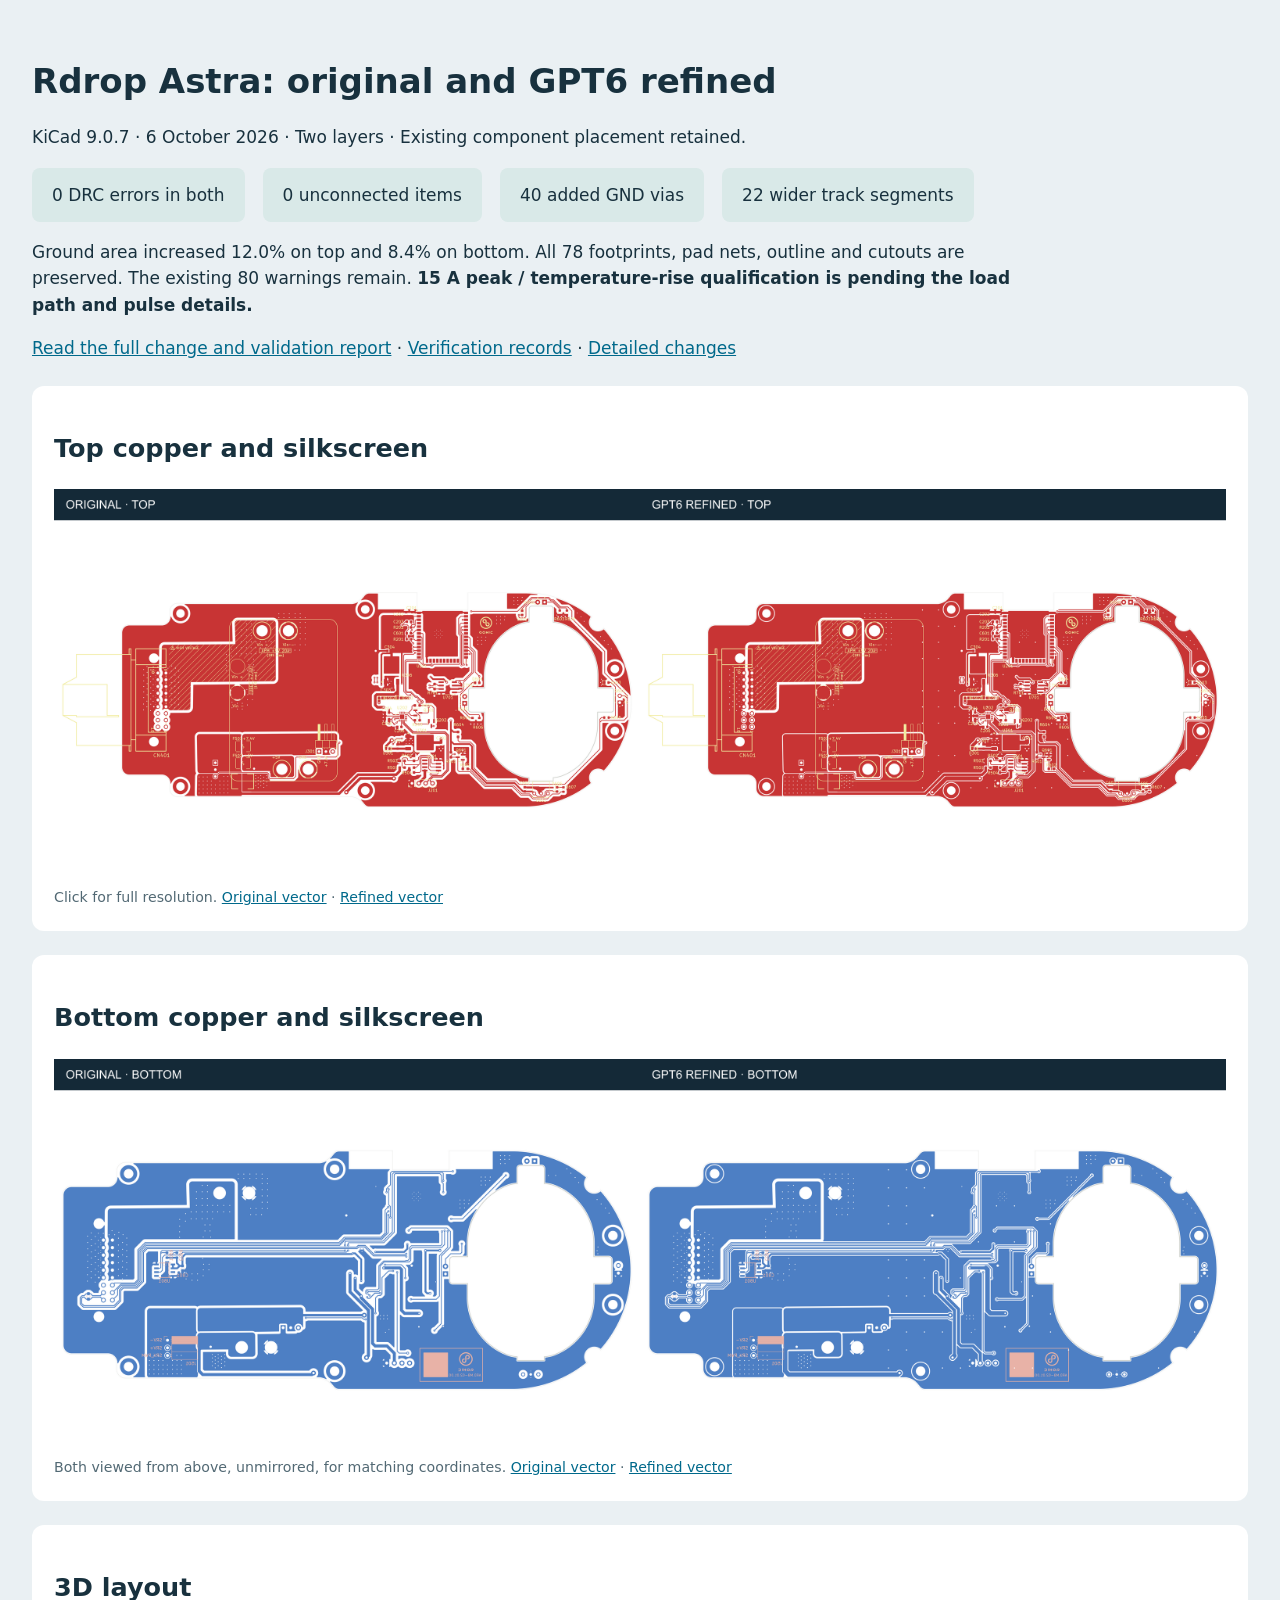
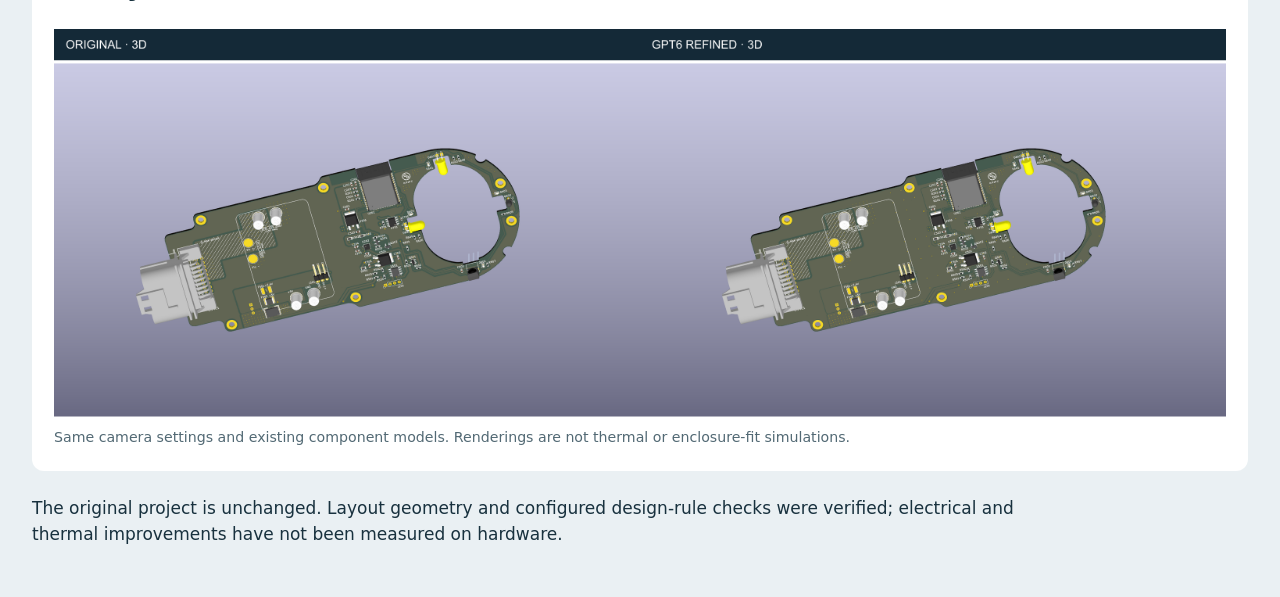
<file: GPT6 Refined/Comparison/comparison.html>
<!doctype html><html lang="en"><meta charset="utf-8"><meta name="viewport" content="width=device-width, initial-scale=1"><title>Rdrop Astra — Original / GPT6 Refined</title>
<style>body{margin:0;background:#eaf0f3;color:#18313e;font:17px/1.55 system-ui,sans-serif}main{max-width:1500px;margin:auto;padding:32px}h1{font-size:34px;margin-bottom:8px}p{max-width:1000px}section{background:white;padding:22px;margin:24px 0;border-radius:12px}img{width:100%;height:auto}a{color:#00698b}.stats{display:flex;gap:18px;flex-wrap:wrap}.stats span{padding:14px 20px;background:#d9e9e8;border-radius:8px}small{display:block;color:#526974}</style>
<main><h1>Rdrop Astra: original and GPT6 refined</h1><p>KiCad 9.0.7 · 6 October 2026 · Two layers · Existing component placement retained.</p>
<div class="stats"><span>0 DRC errors in both</span><span>0 unconnected items</span><span>40 added GND vias</span><span>22 wider track segments</span></div>
<p>Ground area increased 12.0% on top and 8.4% on bottom. All 78 footprints, pad nets, outline and cutouts are preserved. The existing 80 warnings remain. <strong>15 A peak / temperature-rise qualification is pending the load path and pulse details.</strong></p>
<p><a href="../../output/pdf/Rdrop%20Astra%20-%20GPT6%20Refinement%20Report.pdf" type="application/pdf">Read the full change and validation report</a> · <a href="../../output/pdf/Rdrop%20Astra%20-%20Verification%20Records.pdf" type="application/pdf">Verification records</a> · <a href="../../output/pdf/Rdrop%20Astra%20-%20Detailed%20Changes.pdf" type="application/pdf">Detailed changes</a></p>
<section><h2>Top copper and silkscreen</h2><a href="comparison-top.png"><img src="comparison-top.png" alt="Original and refined top copper side by side"></a><small>Click for full resolution. <a href="original-top.svg">Original vector</a> · <a href="refined-top.svg">Refined vector</a></small></section>
<section><h2>Bottom copper and silkscreen</h2><a href="comparison-bottom.png"><img src="comparison-bottom.png" alt="Original and refined bottom copper side by side"></a><small>Both viewed from above, unmirrored, for matching coordinates. <a href="original-bottom.svg">Original vector</a> · <a href="refined-bottom.svg">Refined vector</a></small></section>
<section><h2>3D layout</h2><a href="comparison-3d.png"><img src="comparison-3d.png" alt="Original and refined KiCad 3D render side by side"></a><small>Same camera settings and existing component models. Renderings are not thermal or enclosure-fit simulations.</small></section>
<p>The original project is unchanged. Layout geometry and configured design-rule checks were verified; electrical and thermal improvements have not been measured on hardware.</p></main></html>
</file>
<file: assets/site.css>
:root{--ink:#173d38;--muted:#5d716b;--paper:#f6f4ed;--line:#d5ddd3;--accent:#c4e26b;--white:#fffefa}*{box-sizing:border-box}html{scroll-behavior:smooth}body{margin:0;background:var(--paper);color:var(--ink);font:16px/1.65 system-ui,-apple-system,Segoe UI,sans-serif}a{color:inherit;text-underline-offset:4px}a:focus-visible,button:focus-visible,input:focus-visible,summary:focus-visible{outline:3px solid #568c22;outline-offset:4px}header{background:var(--ink);color:var(--paper);padding:18px max(24px,calc((100vw - 1320px)/2));display:flex;gap:30px;justify-content:space-between;align-items:center}header a{text-decoration:none}nav{display:flex;gap:24px;flex-wrap:wrap;font-size:14px}.brand{font-weight:800;letter-spacing:.03em}main{max-width:1320px;margin:auto;padding:55px 28px 80px}.eyebrow{text-transform:uppercase;letter-spacing:.16em;font-size:12px;font-weight:800;color:var(--muted)}h1{font-size:clamp(38px,5vw,72px);line-height:1.08;letter-spacing:-.05em;margin:18px 0 24px;max-width:1000px}h2{font-size:clamp(25px,3vw,38px);line-height:1.2;letter-spacing:-.025em;margin:0 0 20px}h3{line-height:1.25;margin:0 0 12px;font-size:21px}p{margin:0 0 16px}.lead{font-size:20px;max-width:870px;color:var(--muted)}section{margin-top:60px}.grid3{display:grid;grid-template-columns:repeat(3,1fr);gap:22px}.card{background:var(--white);border:1px solid var(--line);border-radius:16px;overflow:hidden}.card .content{padding:26px}.card img{width:100%;height:190px;object-fit:contain;background:#e7eae3;padding:10px}.pill{display:inline-block;padding:4px 11px;border-radius:99px;background:#e6eddf;font-size:12px;font-weight:700}.actions{display:flex;gap:12px;flex-wrap:wrap;margin:24px 0}.button,button{display:inline-flex;align-items:center;justify-content:center;gap:8px;border:1px solid var(--ink);border-radius:6px;background:var(--ink);color:#fff;text-decoration:none;padding:11px 18px;font-size:14px;font-weight:650;cursor:pointer}.button.secondary{background:transparent;color:var(--ink)}.stats{display:flex;flex-wrap:wrap;gap:10px;margin:26px 0}.stat{border:1px solid var(--line);border-radius:10px;padding:15px 22px;min-width:155px}.stat b{font-size:24px;display:block}.stat span{font-size:12px;color:var(--muted)}.stage-layout{display:grid;grid-template-columns:minmax(0,1fr) 350px;gap:36px;align-items:start}.comment-pane{background:#e9eedf;border-top:5px solid #86a52d;border-radius:12px;padding:26px;position:sticky;top:22px}.comment-pane h2{font-size:25px}.comment-pane .item{border-top:1px solid #c8d2be;padding:14px 0}.comment-pane .item:last-child{padding-bottom:0}.comment-pane .item b{font-size:14px;display:block}.comment-pane .item p{font-size:14px;line-height:1.5;margin:5px 0}.tiny{font-size:12px;color:var(--muted)}.notice{border-left:4px solid #b09036;background:#f0ead9;padding:17px 22px;border-radius:0 8px 8px 0;font-size:14px}.table-wrap{overflow:auto}table{width:100%;border-collapse:collapse;text-align:left;font-size:14px}th,td{padding:14px 12px;border-bottom:1px solid var(--line);vertical-align:top}th{font-size:12px;text-transform:uppercase;letter-spacing:.04em;background:#e9ede4}td:first-child{font-weight:650}ul{padding-left:22px}li{margin:8px 0}.gallery{display:grid;grid-template-columns:1fr 1fr;gap:18px}.gallery.three{grid-template-columns:repeat(3,1fr)}figure{margin:0;border:1px solid var(--line);border-radius:12px;overflow:hidden;background:var(--white)}figure a{display:block;background:#e9ece5}figure img{width:100%;height:270px;object-fit:contain;display:block}figcaption{padding:14px 18px;font-size:13px;line-height:1.45}.compare{display:grid;grid-template-columns:1fr 1fr;gap:18px}.compare img{height:260px}details{border:1px solid var(--line);padding:16px 22px;border-radius:10px;margin-top:18px;background:var(--white)}summary{cursor:pointer;font-weight:650}.timeline{display:flex;gap:12px;flex-wrap:wrap;font-size:13px;margin:26px 0}.timeline span{background:#e9ece3;padding:8px 13px;border-radius:6px}.source-links{display:flex;gap:14px;flex-wrap:wrap;font-size:14px}.toggle{display:flex;gap:7px;flex-wrap:wrap;margin:18px 0}.toggle button{background:transparent;color:var(--ink)}.toggle button[aria-pressed=true]{background:var(--ink);color:white}.stage-photo img{height:360px}.stage-photo{margin-top:30px}.review-table .status{font-size:11px;border-radius:4px;background:#e6eddc;padding:3px 7px;display:inline-block;white-space:nowrap}.filter{width:100%;padding:13px;border:1px solid var(--line);border-radius:6px;margin-bottom:15px;background:white;font:inherit}.downloads{background:var(--ink);color:white;border-radius:16px;padding:30px}.downloads .button{background:var(--accent);color:var(--ink);border-color:var(--accent)}footer{max-width:1320px;margin:auto;padding:24px 28px 40px;border-top:1px solid var(--line);font-size:12px;color:var(--muted)}.step-nav{display:flex;justify-content:space-between;gap:18px;margin-top:55px}.capture img{height:190px;image-rendering:auto} @media(max-width:1050px){.stage-layout{grid-template-columns:1fr}.comment-pane{position:static}.grid3{grid-template-columns:1fr}.card{display:grid;grid-template-columns:34% 1fr}.card img{height:100%}.gallery.three{grid-template-columns:1fr 1fr}}@media(max-width:650px){header{align-items:flex-start;flex-direction:column;gap:10px}nav{gap:18px}main{padding:35px 18px 50px}.gallery,.gallery.three,.compare{grid-template-columns:1fr}.card{display:block}.card img{height:210px}.stat{flex:1;min-width:125px}.stage-photo img{height:260px}figure img{height:230px}section{margin-top:42px}.comment-pane{padding:22px}.step-nav{flex-wrap:wrap}th,td{padding:10px 8px}}
</file>
